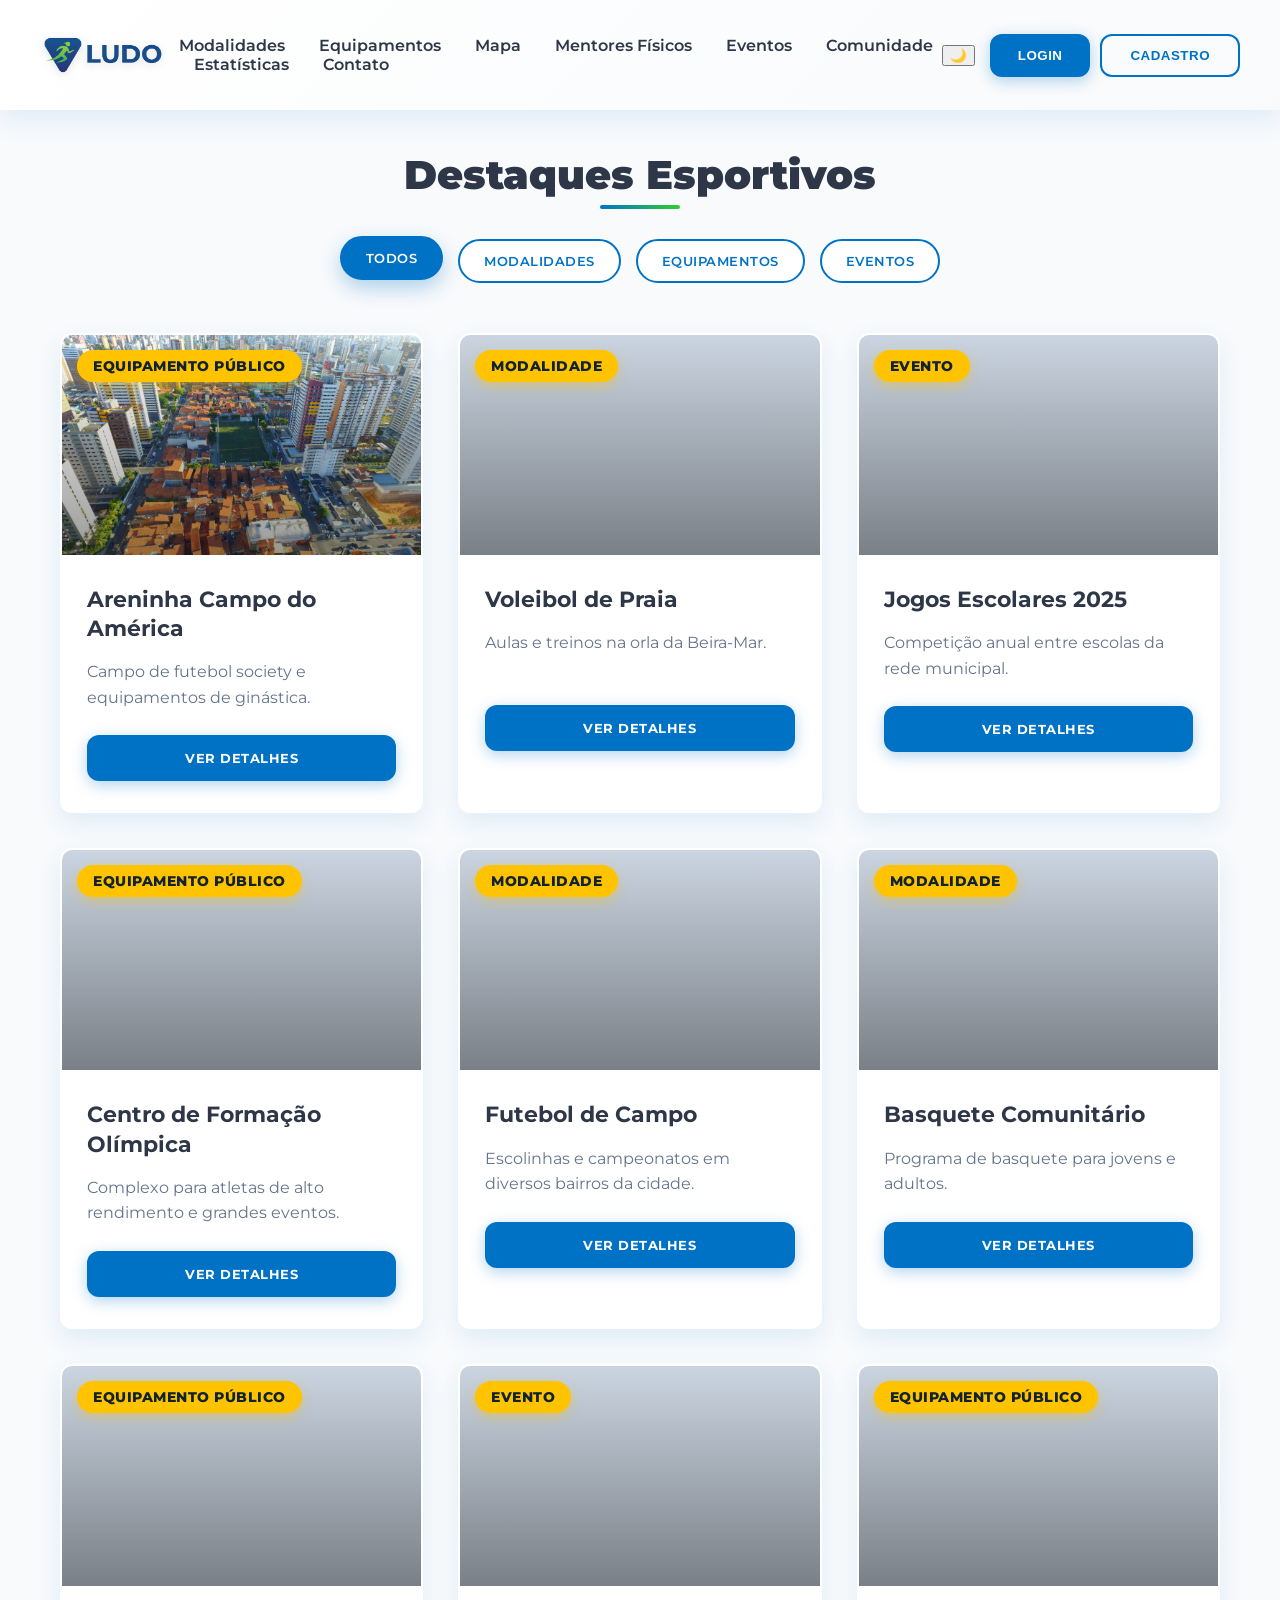
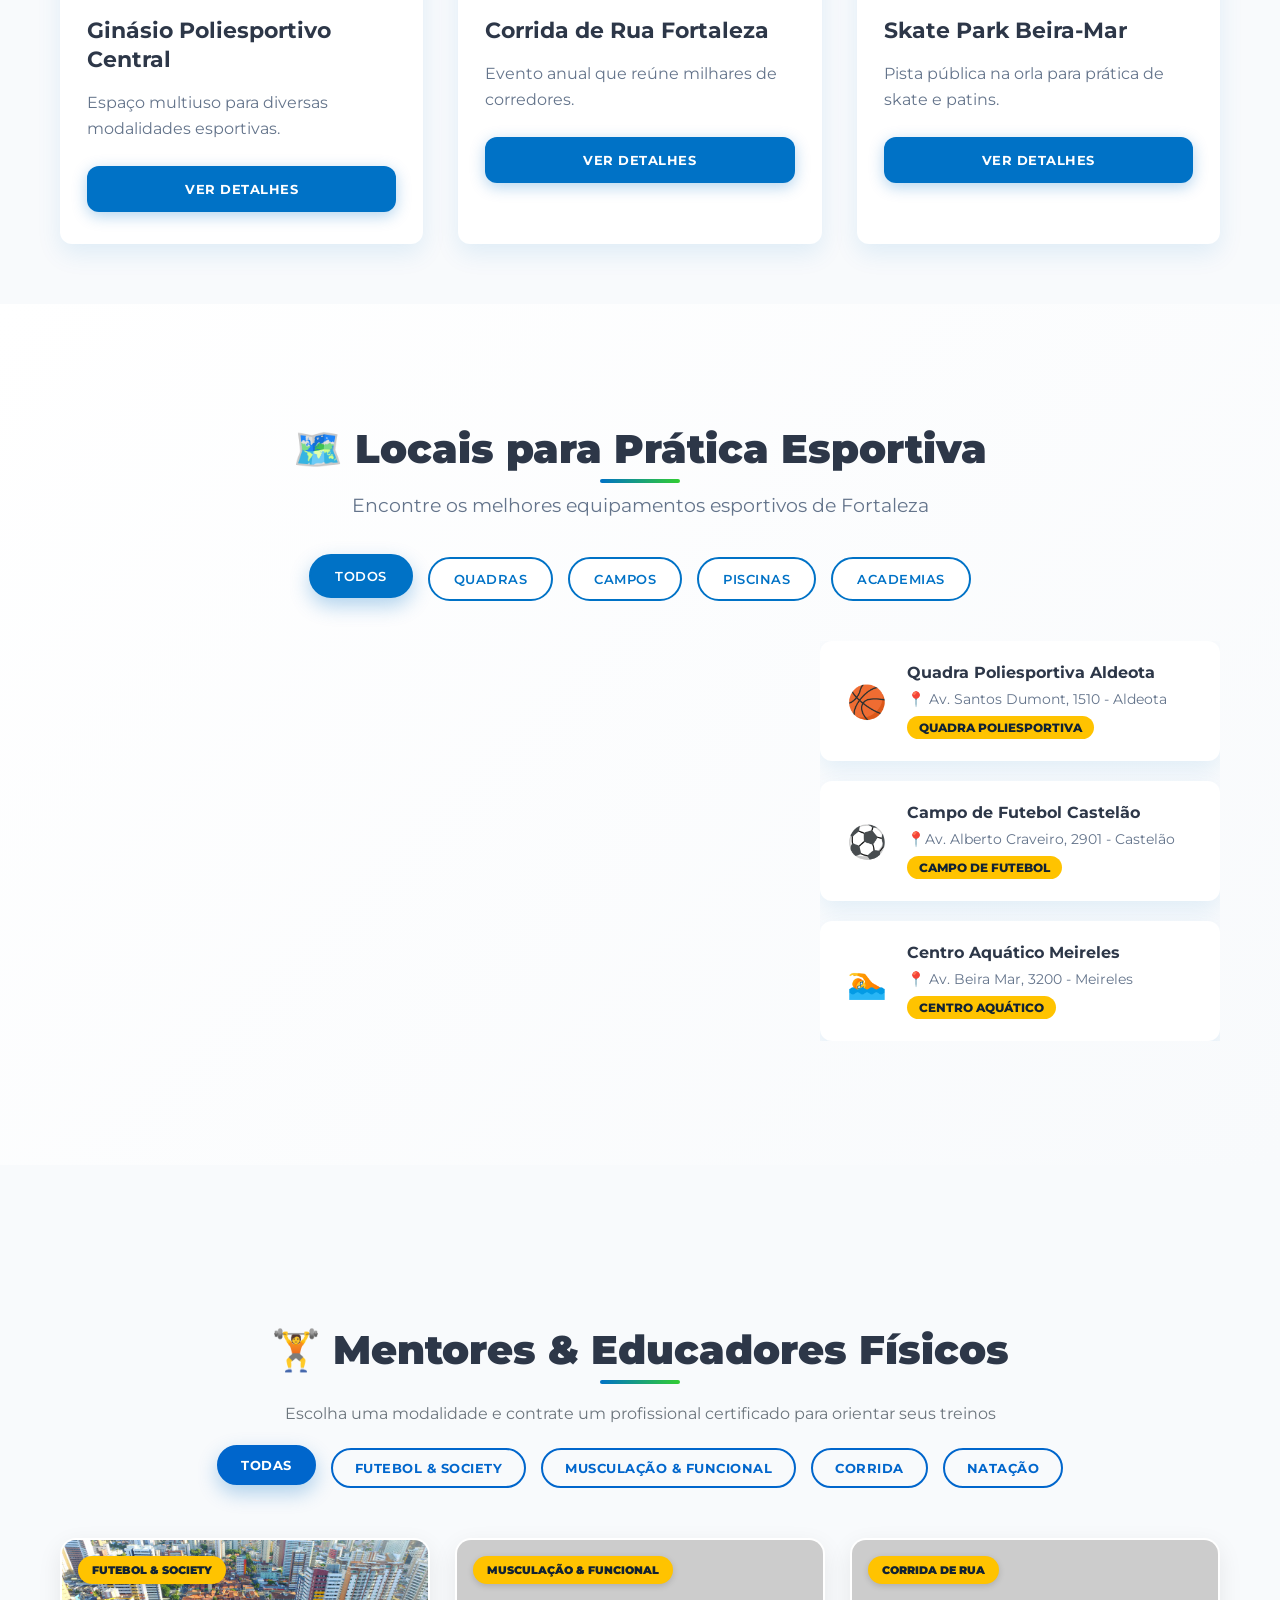
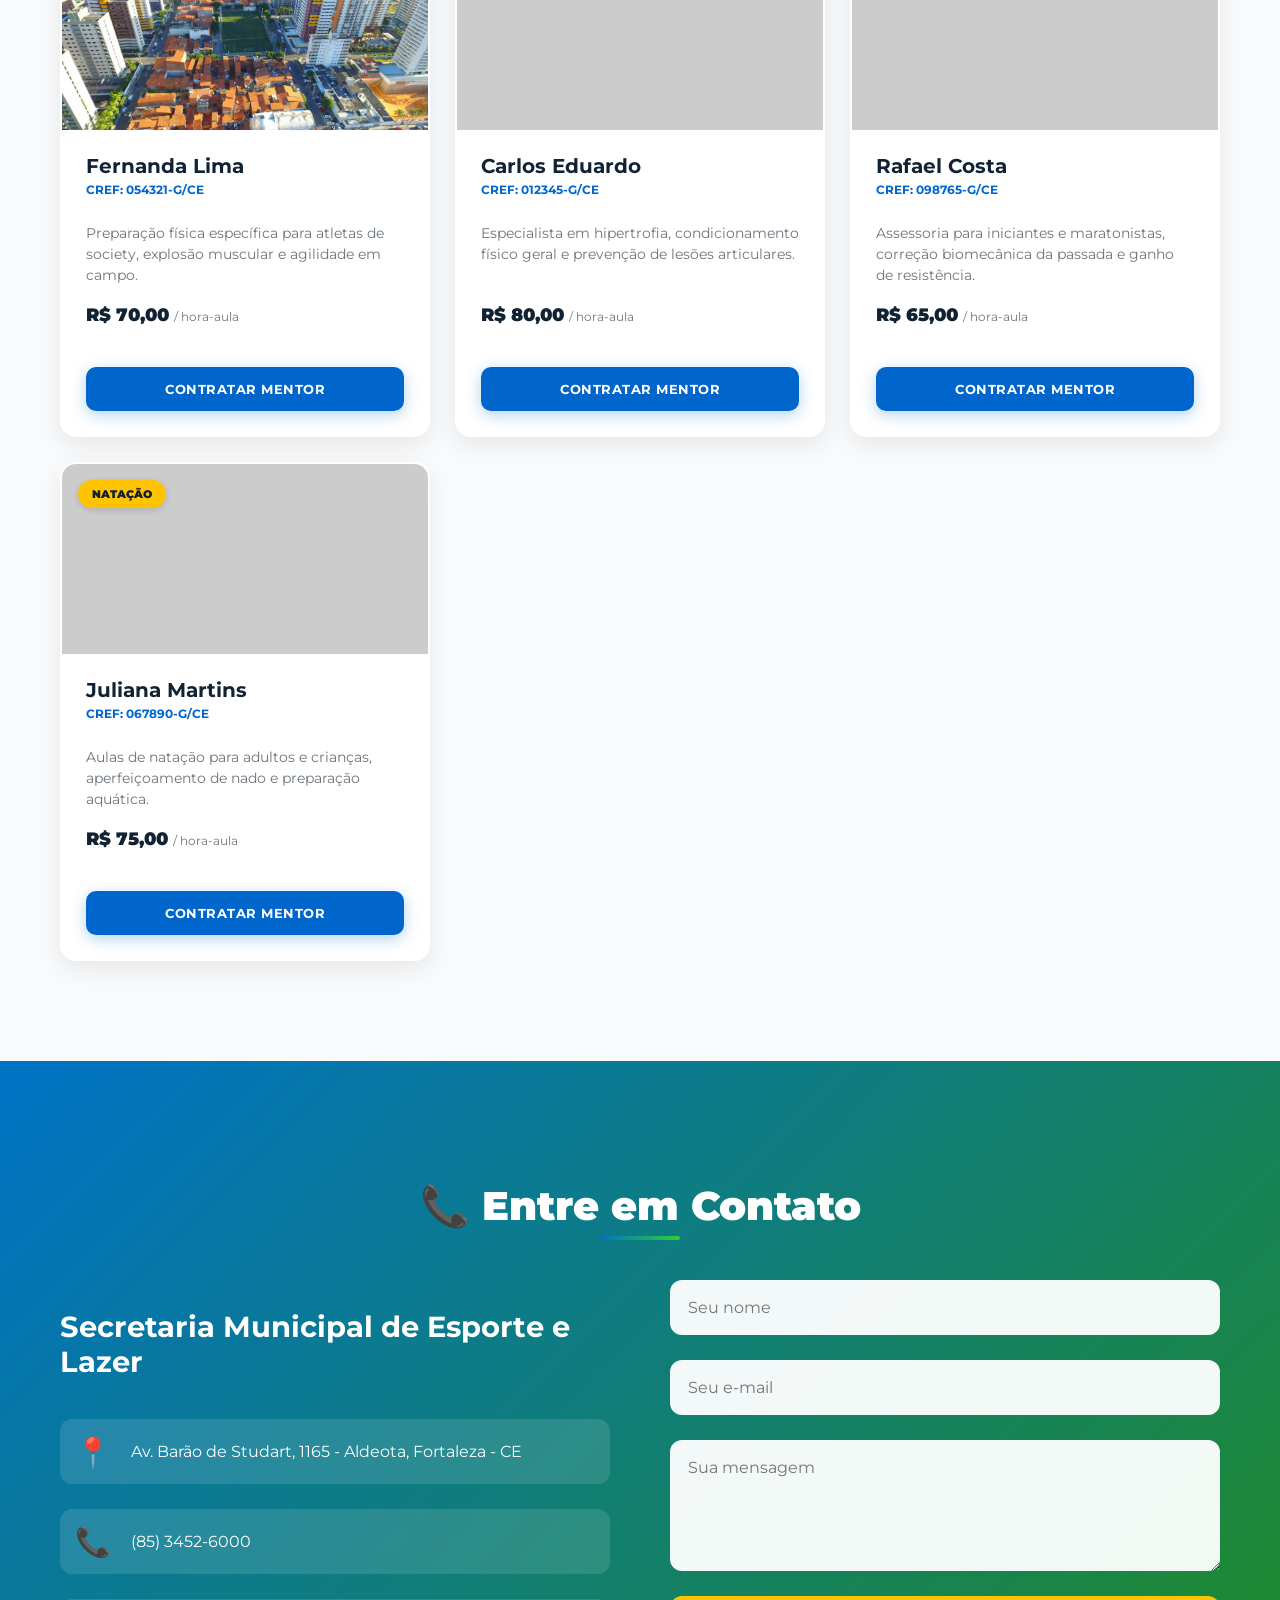
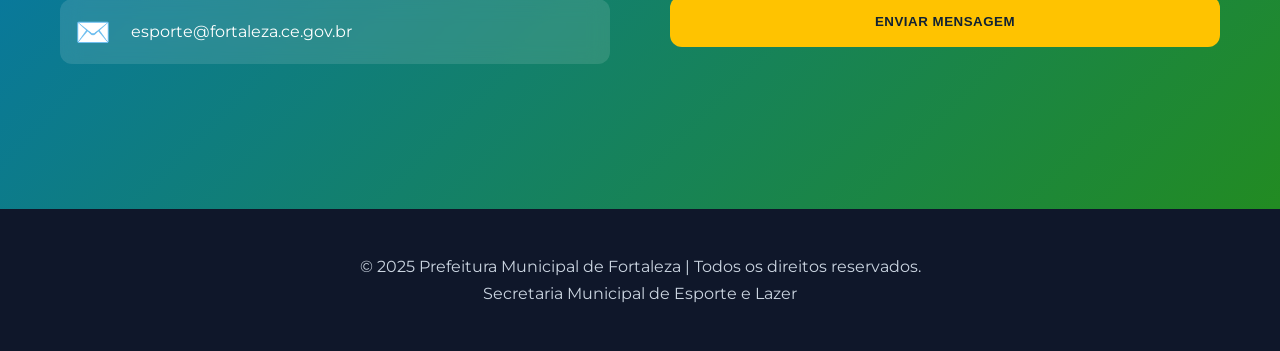
<file: ludo-front-main/ludo-front-main/index.html>
<!DOCTYPE html>
<html lang="pt-BR">
<head>
    <meta charset="UTF-8">
    <meta name="viewport" content="width=device-width, initial-scale=1.0">
    <link rel="shortcut icon" href="logo.ico" type="image/x-icon">
    <title>Sistema de Gestão Esportiva - Fortaleza</title>
    
    <link rel="stylesheet" href="style.css">

    <link rel="preconnect" href="https://fonts.googleapis.com">
    <link rel="preconnect" href="https://fonts.gstatic.com" crossorigin>
    <link href="https://fonts.googleapis.com/css2?family=Montserrat:wght@400;700;900&display=swap" rel="stylesheet">

    <style>
        html {
            scroll-behavior: smooth;
        }
        .mentores-section {
            padding: 60px 0;
        }
        .mentores-subtitle {
            text-align: center;
            color: #6c757d;
            margin-top: -10px;
            margin-bottom: 25px;
            font-size: 16px;
        }
        .mentores-grid {
            display: grid;
            grid-template-columns: repeat(auto-fit, minmax(290px, 1fr));
            gap: 25px;
            margin-top: 30px;
        }
        .card-mentor {
            background: #ffffff;
            border-radius: 16px;
            overflow: hidden;
            box-shadow: 0 8px 24px rgba(0, 0, 0, 0.08);
            display: flex;
            flex-direction: column;
            text-align: left;
            transition: transform 0.2s;
        }
        .card-mentor:hover {
            transform: translateY(-5px);
        }
        .topo-card-mentor {
            height: 190px;
            background-color: #cccccc;
            background-size: cover;
            background-position: center;
            padding: 16px;
            position: relative;
        }
        .selo-modalidade {
            background-color: #ffc107;
            color: #112233;
            font-weight: 900;
            font-size: 11px;
            padding: 7px 14px;
            border-radius: 20px;
            display: inline-block;
            box-shadow: 0 2px 6px rgba(0,0,0,0.15);
        }
        .corpo-card-mentor {
            padding: 24px;
            display: flex;
            flex-direction: column;
            flex-grow: 1;
        }
        .corpo-card-mentor h3 {
            margin: 0 0 4px 0;
            color: #112233;
            font-size: 20px;
            font-weight: 700;
        }
        .registro-cref {
            font-size: 12px;
            color: #0066cc;
            font-weight: 700;
            margin-bottom: 12px;
        }
        .corpo-card-mentor p {
            color: #6c757d;
            font-size: 14px;
            line-height: 1.5;
            margin-bottom: 18px;
            flex-grow: 1;
        }
        .preco-mentor {
            font-size: 18px;
            font-weight: 900;
            color: #112233;
            margin-bottom: 16px;
        }
        .preco-mentor span {
            font-size: 12px;
            font-weight: 400;
            color: #6c757d;
        }
        .btn-contratar {
            background-color: #0066cc;
            color: #ffffff;
            border: none;
            padding: 14px;
            border-radius: 10px;
            font-family: 'Montserrat', sans-serif;
            font-weight: 700;
            font-size: 13px;
            cursor: pointer;
            transition: background 0.3s;
        }
        .btn-contratar:hover {
            background-color: #004c99;
        }
        .mentor-filter-btn {
            padding: 10px 22px;
            border: 2px solid #0066cc;
            background: transparent;
            color: #0066cc;
            border-radius: 25px;
            font-family: 'Montserrat', sans-serif;
            font-weight: 700;
            cursor: pointer;
            transition: 0.3s;
        }
        .mentor-filter-btn.active, .mentor-filter-btn:hover {
            background: #0066cc;
            color: #ffffff;
        }
    </style>
</head>

<body>

    <header class="app-header">
        <img src="logos/nome-ludo-lateral-corte-menor.png" alt="Logo" class="header-logo">
        <nav>
            <a href="#catalogo">Modalidades</a>
            <a href="#equipamentos">Equipamentos</a>
            <a href="#mapa">Mapa</a>
            <a href="#mentores">Mentores Físicos</a>
            <a href="eventos.html">Eventos</a>
            <a href="comunidade.html">Comunidade</a>
            <a href="#estatisticas">Estatísticas</a>
            <a href="#contato">Contato</a>
        </nav>
        <div class="header-controls">
            <button class="theme-button" onclick="toggleTheme()" id="themeBtn"></button>
            <div class="auth-buttons">
                <button class="login-button" onclick="window.location.href='login/login.html'">Login</button>
                <button class="register-button" onclick="window.location.href='registro/registro.html'">Cadastro</button>
            </div>
        </div>
    </header>

    <main class="content-container" id="catalogo">
        <h2>Destaques Esportivos</h2>
        
        <!-- Filtros -->
        <div class="filter-container">
            <button class="filter-btn active" data-filter="all">Todos</button>
            <button class="filter-btn" data-filter="Modalidade">Modalidades</button>
            <button class="filter-btn" data-filter="Equipamento Público">Equipamentos</button>
            <button class="filter-btn" data-filter="Evento">Eventos</button>
        </div>
        
        <div class="card-grid">
        </div>
    </main>

    <!-- Seção do Mapa -->
    <section class="map-section" id="mapa">
        <div class="content-container">
            <h2>🗺️ Locais para Prática Esportiva</h2>
            <p>Encontre os melhores equipamentos esportivos de Fortaleza</p>
            
            <div class="map-filters">
                <button class="map-filter-btn active" data-type="todos">Todos</button>
                <button class="map-filter-btn" data-type="quadra">Quadras</button>
                <button class="map-filter-btn" data-type="campo">Campos</button>
                <button class="map-filter-btn" data-type="piscina">Piscinas</button>
                <button class="map-filter-btn" data-type="academia">Academias</button>
            </div>
            
            <div class="map-container">
                <div id="mapa-interativo">
                    <iframe 
                        src="https://www.google.com/maps/embed?pb=!1m18!1m12!1m3!1d253840.65647175406!2d-38.68551!3d-3.71722!2m3!1f0!2f0!3f0!3m2!1i1024!2i768!4f13.1!3m3!1m2!1s0x7c748c0d80e2b4b%3A0x7b1b1b1b1b1b1b1b!2sFortaleza%2C%20CE!5e0!3m2!1spt-BR!2sbr!4v1642000000000!5m2!1spt-BR!2sbr" 
                        width="100%" 
                        height="400" 
                        style="border:0;border-radius:10px;" 
                        allowfullscreen="" 
                        loading="lazy" 
                        referrerpolicy="no-referrer-when-downgrade">
                    </iframe>
                </div>
                
                <div class="locations-list">
                    <div class="location-card" data-type="quadra">
                        <div class="location-icon">🏀</div>
                        <div class="location-info">
                            <h4>Quadra Poliesportiva Aldeota</h4>
                            <p>📍 Av. Santos Dumont, 1510 - Aldeota</p>
                            <span class="location-type">Quadra Poliesportiva</span>
                        </div>
                    </div>
                    
                    <div class="location-card" data-type="campo">
                        <div class="location-icon">⚽</div>
                        <div class="location-info">
                            <h4>Campo de Futebol Castelão</h4>
                            <p>📍Av. Alberto Craveiro, 2901 - Castelão</p>
                            <span class="location-type">Campo de Futebol</span>
                        </div>
                    </div>
                    
                    <div class="location-card" data-type="piscina">
                        <div class="location-icon">🏊</div>
                        <div class="location-info">
                            <h4>Centro Aquático Meireles</h4>
                            <p>📍 Av. Beira Mar, 3200 - Meireles</p>
                            <span class="location-type">Centro Aquático</span>
                        </div>
                    </div>
                    
                    <div class="location-card" data-type="academia">
                        <div class="location-icon">💪</div>
                        <div class="location-info">
                            <h4>Academia ao Ar Livre Iracema</h4>
                            <p>📍 Av. Beira Mar, 1782 - Meireles</p>
                            <span class="location-type">Academia Pública</span>
                        </div>
                    </div>
                    
                    <div class="location-card" data-type="quadra">
                        <div class="location-icon">🏐</div>
                        <div class="location-info">
                            <h4>Quadra de Vôlei Praia do Futuro</h4>
                            <p>📍 Av. Zezé Diogo - Praia do Futuro</p>
                            <span class="location-type">Quadra de Vôlei</span>
                        </div>
                    </div>
                    
                    <div class="location-card" data-type="campo">
                        <div class="location-icon">🏃</div>
                        <div class="location-info">
                            <h4>Pista de Atletismo Cocó</h4>
                            <p>📍 Parque do Cocó - Cocó</p>
                            <span class="location-type">Pista de Atletismo</span>
                        </div>
                    </div>
                </div>
            </div>
        </div>
    </section>

    <!-- NOVA SEÇÃO: Mentores Físicos na Tela Inicial -->
    <section class="mentores-section" id="mentores">
        <div class="content-container">
            <h2>🏋️ Mentores & Educadores Físicos</h2>
            <p class="mentores-subtitle">Escolha uma modalidade e contrate um profissional certificado para orientar seus treinos</p>

            <div class="filter-container">
                <button class="mentor-filter-btn active" onclick="filtrarMentoresHome('todos', this)">Todas</button>
                <button class="mentor-filter-btn" onclick="filtrarMentoresHome('futebol', this)">Futebol & Society</button>
                <button class="mentor-filter-btn" onclick="filtrarMentoresHome('musculacao', this)">Musculação & Funcional</button>
                <button class="mentor-filter-btn" onclick="filtrarMentoresHome('corrida', this)">Corrida</button>
                <button class="mentor-filter-btn" onclick="filtrarMentoresHome('natacao', this)">Natação</button>
            </div>

            <div class="mentores-grid">
                <!-- Mentor 1 -->
                <div class="card-mentor" data-modalidade="futebol">
                    <div class="topo-card-mentor" style="background-image: url('imagens/areninha-500.jpg');">
                        <span class="selo-modalidade">FUTEBOL & SOCIETY</span>
                    </div>
                    <div class="corpo-card-mentor">
                        <h3>Fernanda Lima</h3>
                        <span class="registro-cref">CREF: 054321-G/CE</span>
                        <p>Preparação física específica para atletas de society, explosão muscular e agilidade em campo.</p>
                        <div class="preco-mentor">R$ 70,00 <span>/ hora-aula</span></div>
                        <button class="btn-contratar" onclick="contratarMentorHome('Fernanda Lima', 'Futebol & Society')">CONTRATAR MENTOR</button>
                    </div>
                </div>

                <!-- Mentor 2 -->
                <div class="card-mentor" data-modalidade="musculacao">
                    <div class="topo-card-mentor" style="background-image: url('https://images.unsplash.com/photo-1567013127542-490d757e51fc?auto=format&fit=crop&w=500&q=80');">
                        <span class="selo-modalidade">MUSCULAÇÃO & FUNCIONAL</span>
                    </div>
                    <div class="corpo-card-mentor">
                        <h3>Carlos Eduardo</h3>
                        <span class="registro-cref">CREF: 012345-G/CE</span>
                        <p>Especialista em hipertrofia, condicionamento físico geral e prevenção de lesões articulares.</p>
                        <div class="preco-mentor">R$ 80,00 <span>/ hora-aula</span></div>
                        <button class="btn-contratar" onclick="contratarMentorHome('Carlos Eduardo', 'Musculação & Funcional')">CONTRATAR MENTOR</button>
                    </div>
                </div>

                <!-- Mentor 3 -->
                <div class="card-mentor" data-modalidade="corrida">
                    <div class="topo-card-mentor" style="background-image: url('https://images.unsplash.com/photo-1552674605-db6ffd4facb5?auto=format&fit=crop&w=500&q=80');">
                        <span class="selo-modalidade">CORRIDA DE RUA</span>
                    </div>
                    <div class="corpo-card-mentor">
                        <h3>Rafael Costa</h3>
                        <span class="registro-cref">CREF: 098765-G/CE</span>
                        <p>Assessoria para iniciantes e maratonistas, correção biomecânica da passada e ganho de resistência.</p>
                        <div class="preco-mentor">R$ 65,00 <span>/ hora-aula</span></div>
                        <button class="btn-contratar" onclick="contratarMentorHome('Rafael Costa', 'Corrida de Rua')">CONTRATAR MENTOR</button>
                    </div>
                </div>

                <!-- Mentor 4 -->
                <div class="card-mentor" data-modalidade="natacao">
                    <div class="topo-card-mentor" style="background-image: url('https://images.unsplash.com/photo-1530549387789-4c1017266635?auto=format&fit=crop&w=500&q=80');">
                        <span class="selo-modalidade">NATAÇÃO</span>
                    </div>
                    <div class="corpo-card-mentor">
                        <h3>Juliana Martins</h3>
                        <span class="registro-cref">CREF: 067890-G/CE</span>
                        <p>Aulas de natação para adultos e crianças, aperfeiçoamento de nado e preparação aquática.</p>
                        <div class="preco-mentor">R$ 75,00 <span>/ hora-aula</span></div>
                        <button class="btn-contratar" onclick="contratarMentorHome('Juliana Martins', 'Natação')">CONTRATAR MENTOR</button>
                    </div>
                </div>
            </div>
        </div>
    </section>

    <!-- Seção de Contato -->
    <section class="contact-section" id="contato">
        <div class="content-container">
            <h2>📞 Entre em Contato</h2>
            <div class="contact-grid">
                <div class="contact-info">
                    <h3>Secretaria Municipal de Esporte e Lazer</h3>
                    <div class="contact-item">
                        <span class="contact-icon">📍</span>
                        <p>Av. Barão de Studart, 1165 - Aldeota, Fortaleza - CE</p>
                    </div>
                    <div class="contact-item">
                        <span class="contact-icon">📞</span>
                        <p>(85) 3452-6000</p>
                    </div>
                    <div class="contact-item">
                        <span class="contact-icon">✉️</span>
                        <p>esporte@fortaleza.ce.gov.br</p>
                    </div>
                </div>
                <form class="contact-form">
                    <input type="text" placeholder="Seu nome" required>
                    <input type="email" placeholder="Seu e-mail" required>
                    <textarea placeholder="Sua mensagem" rows="5" required></textarea>
                    <button type="submit">Enviar Mensagem</button>
                </form>
            </div>
        </div>
    </section>

    <footer class="app-footer">
        <p>© 2025 Prefeitura Municipal de Fortaleza | Todos os direitos reservados.</p>
        <p>Secretaria Municipal de Esporte e Lazer</p>
    </footer>

    <script src="script.js"></script>
    <script>
        function filtrarMentoresHome(modalidade, botaoClicado) {
            document.querySelectorAll('.mentor-filter-btn').forEach(btn => btn.classList.remove('active'));
            botaoClicado.classList.add('active');

            document.querySelectorAll('.card-mentor').forEach(card => {
                const mod = card.getAttribute('data-modalidade');
                card.style.display = (modalidade === 'todos' || mod === modalidade) ? 'flex' : 'none';
            });
        }

        function contratarMentorHome(nome, modalidade) {
            alert(`Solicitação enviada! Você escolheu o(a) educador(a) físico(a) ${nome} para a modalidade ${modalidade}.`);
        }
    </script>
</body>
</html>
</file>
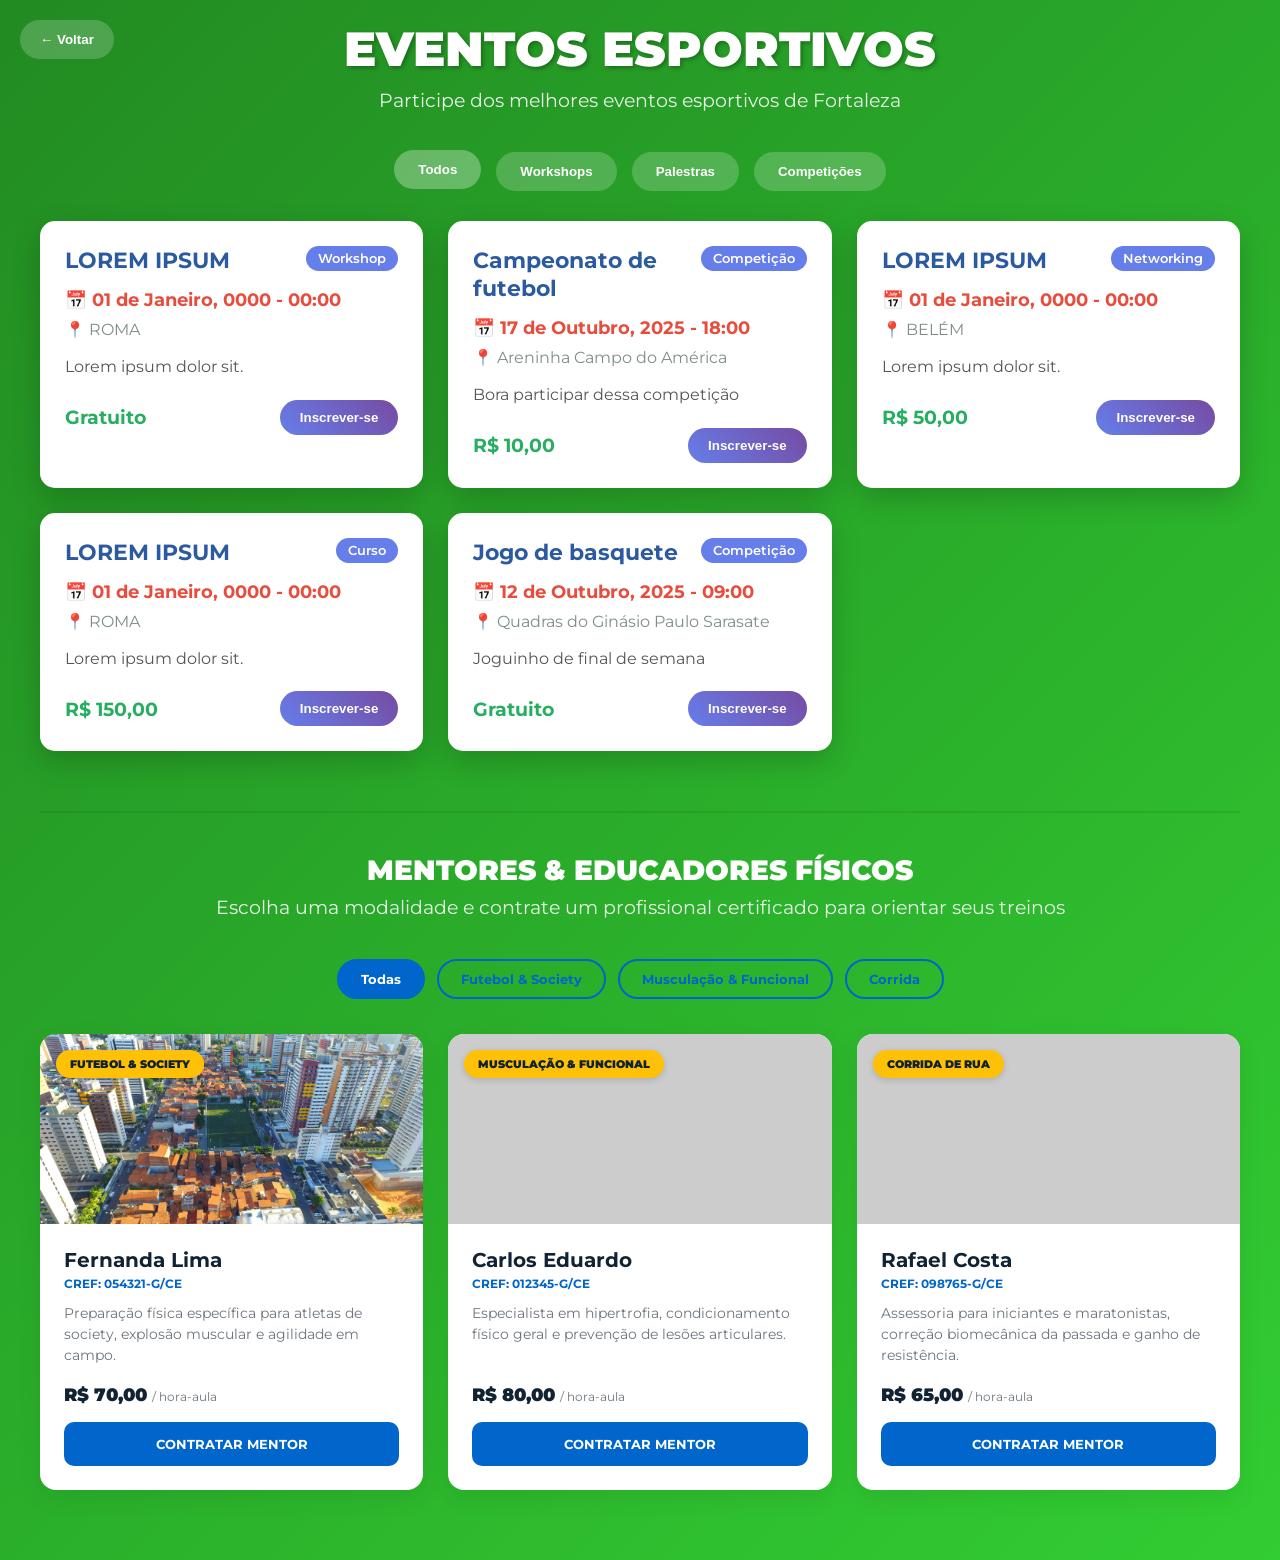
<file: ludo-front-main/ludo-front-main/eventos.html>
<!DOCTYPE html>
<html lang="pt-BR">
<head>
    <meta charset="UTF-8">
    <meta name="viewport" content="width=device-width, initial-scale=1.0">
    <link rel="shortcut icon" href="logo.ico" type="image/x-icon">
    <title>Eventos - Sistema de Gestão Esportiva</title>
    <link rel="stylesheet" href="eventos.css">
    <link rel="preconnect" href="https://fonts.googleapis.com">
    <link rel="preconnect" href="https://fonts.gstatic.com" crossorigin>
    <link href="https://fonts.googleapis.com/css2?family=Montserrat:wght@400;700;900&display=swap" rel="stylesheet">
    
    <style>
        /* Estilos da Seção de Mentores integrados ao padrão Montserrat */
        .secao-mentores {
            margin-top: 60px;
            padding-top: 40px;
            border-top: 2px solid rgba(0, 0, 0, 0.08);
            font-family: 'Montserrat', sans-serif;
        }
        .secao-mentores .header h2 {
            font-size: 28px;
            font-weight: 900;
            text-transform: uppercase;
            margin-bottom: 8px;
        }
        .mentores-filter-buttons {
            display: flex;
            justify-content: center;
            flex-wrap: wrap;
            gap: 12px;
            margin: 25px 0 35px 0;
        }
        .mentor-filter-btn {
            padding: 10px 22px;
            border: 2px solid #0066cc;
            background: transparent;
            color: #0066cc;
            border-radius: 25px;
            font-family: 'Montserrat', sans-serif;
            font-weight: 700;
            cursor: pointer;
            transition: 0.3s;
        }
        .mentor-filter-btn.active, .mentor-filter-btn:hover {
            background: #0066cc;
            color: #ffffff;
        }
        .mentores-grid {
            display: grid;
            grid-template-columns: repeat(auto-fit, minmax(290px, 1fr));
            gap: 25px;
            margin-bottom: 50px;
        }
        .card-mentor {
            background: #ffffff;
            border-radius: 16px;
            overflow: hidden;
            box-shadow: 0 8px 24px rgba(0, 0, 0, 0.08);
            display: flex;
            flex-direction: column;
            text-align: left;
            transition: transform 0.2s;
        }
        .card-mentor:hover {
            transform: translateY(-5px);
        }
        .topo-card-mentor {
            height: 190px;
            background-color: #cccccc;
            background-size: cover;
            background-position: center;
            padding: 16px;
            position: relative;
        }
        .selo-modalidade {
            background-color: #ffc107;
            color: #112233;
            font-weight: 900;
            font-size: 11px;
            padding: 7px 14px;
            border-radius: 20px;
            display: inline-block;
            box-shadow: 0 2px 6px rgba(0,0,0,0.15);
        }
        .corpo-card-mentor {
            padding: 24px;
            display: flex;
            flex-direction: column;
            flex-grow: 1;
        }
        .corpo-card-mentor h3 {
            margin: 0 0 4px 0;
            color: #112233;
            font-size: 20px;
            font-weight: 700;
        }
        .registro-cref {
            font-size: 12px;
            color: #0066cc;
            font-weight: 700;
            margin-bottom: 12px;
        }
        .corpo-card-mentor p {
            color: #6c757d;
            font-size: 14px;
            line-height: 1.5;
            margin-bottom: 18px;
            flex-grow: 1;
        }
        .preco-mentor {
            font-size: 18px;
            font-weight: 900;
            color: #112233;
            margin-bottom: 16px;
        }
        .preco-mentor span {
            font-size: 12px;
            font-weight: 400;
            color: #6c757d;
        }
        .btn-contratar {
            background-color: #0066cc;
            color: #ffffff;
            border: none;
            padding: 14px;
            border-radius: 10px;
            font-family: 'Montserrat', sans-serif;
            font-weight: 700;
            font-size: 13px;
            cursor: pointer;
            transition: background 0.3s;
        }
        .btn-contratar:hover {
            background-color: #004c99;
        }
    </style>
</head>
<body>
    <button class="back-btn" onclick="voltarPagina()">← Voltar</button>
    
    <div class="container">
        <div class="header">
            <h1>EVENTOS ESPORTIVOS</h1>
            <p>Participe dos melhores eventos esportivos de Fortaleza</p>
        </div>
        
        <div class="filter-buttons">
            <button class="filter-btn active" data-filter="todos">Todos</button>
            <button class="filter-btn" data-filter="workshop">Workshops</button>
            <button class="filter-btn" data-filter="palestra">Palestras</button>
            <button class="filter-btn" data-filter="competição">Competições</button>
        </div>
        
        <div class="eventos-grid">
            <!-- Eventos serão carregados via JavaScript -->
        </div>
        <div class="card-grid">
        </div>

        <!-- NOVA SEÇÃO: MENTORES E EDUCADORES FÍSICOS -->
        <div class="secao-mentores">
            <div class="header">
                <h2>MENTORES & EDUCADORES FÍSICOS</h2>
                <p>Escolha uma modalidade e contrate um profissional certificado para orientar seus treinos</p>
            </div>

            <div class="mentores-filter-buttons">
                <button class="mentor-filter-btn active" onclick="filtrarMentores('todos', this)">Todas</button>
                <button class="mentor-filter-btn" onclick="filtrarMentores('futebol', this)">Futebol & Society</button>
                <button class="mentor-filter-btn" onclick="filtrarMentores('musculacao', this)">Musculação & Funcional</button>
                <button class="mentor-filter-btn" onclick="filtrarMentores('corrida', this)">Corrida</button>
            </div>

            <div class="mentores-grid">
                <!-- Mentor 1 -->
                <div class="card-mentor" data-modalidade="futebol">
                    <div class="topo-card-mentor" style="background-image: url('imagens/areninha-500.jpg');">
                        <span class="selo-modalidade">FUTEBOL & SOCIETY</span>
                    </div>
                    <div class="corpo-card-mentor">
                        <h3>Fernanda Lima</h3>
                        <span class="registro-cref">CREF: 054321-G/CE</span>
                        <p>Preparação física específica para atletas de society, explosão muscular e agilidade em campo.</p>
                        <div class="preco-mentor">R$ 70,00 <span>/ hora-aula</span></div>
                        <button class="btn-contratar" onclick="contratarMentor('Fernanda Lima', 'Futebol & Society')">CONTRATAR MENTOR</button>
                    </div>
                </div>

                <!-- Mentor 2 -->
                <div class="card-mentor" data-modalidade="musculacao">
                    <div class="topo-card-mentor" style="background-image: url('https://images.unsplash.com/photo-1567013127542-490d757e51fc?auto=format&fit=crop&w=500&q=80');">
                        <span class="selo-modalidade">MUSCULAÇÃO & FUNCIONAL</span>
                    </div>
                    <div class="corpo-card-mentor">
                        <h3>Carlos Eduardo</h3>
                        <span class="registro-cref">CREF: 012345-G/CE</span>
                        <p>Especialista em hipertrofia, condicionamento físico geral e prevenção de lesões articulares.</p>
                        <div class="preco-mentor">R$ 80,00 <span>/ hora-aula</span></div>
                        <button class="btn-contratar" onclick="contratarMentor('Carlos Eduardo', 'Musculação & Funcional')">CONTRATAR MENTOR</button>
                    </div>
                </div>

                <!-- Mentor 3 -->
                <div class="card-mentor" data-modalidade="corrida">
                    <div class="topo-card-mentor" style="background-image: url('https://images.unsplash.com/photo-1552674605-db6ffd4facb5?auto=format&fit=crop&w=500&q=80');">
                        <span class="selo-modalidade">CORRIDA DE RUA</span>
                    </div>
                    <div class="corpo-card-mentor">
                        <h3>Rafael Costa</h3>
                        <span class="registro-cref">CREF: 098765-G/CE</span>
                        <p>Assessoria para iniciantes e maratonistas, correção biomecânica da passada e ganho de resistência.</p>
                        <div class="preco-mentor">R$ 65,00 <span>/ hora-aula</span></div>
                        <button class="btn-contratar" onclick="contratarMentor('Rafael Costa', 'Corrida de Rua')">CONTRATAR MENTOR</button>
                    </div>
                </div>
            </div>
        </div>
        <!-- FIM DA SEÇÃO DE MENTORES -->

    </div>
    
    <script src="eventos.js"></script>
    <script>
        function filtrarMentores(modalidade, botaoClicado) {
            document.querySelectorAll('.mentor-filter-btn').forEach(btn => btn.classList.remove('active'));
            botaoClicado.classList.add('active');

            document.querySelectorAll('.card-mentor').forEach(card => {
                const mod = card.getAttribute('data-modalidade');
                card.style.display = (modalidade === 'todos' || mod === modalidade) ? 'flex' : 'none';
            });
        }

        function contratarMentor(nome, modalidade) {
            alert(`Você selecionou o(a) educador(a) físico(a) ${nome} para a modalidade ${modalidade}!`);
        }
    </script>
</body>
</html>
</file>
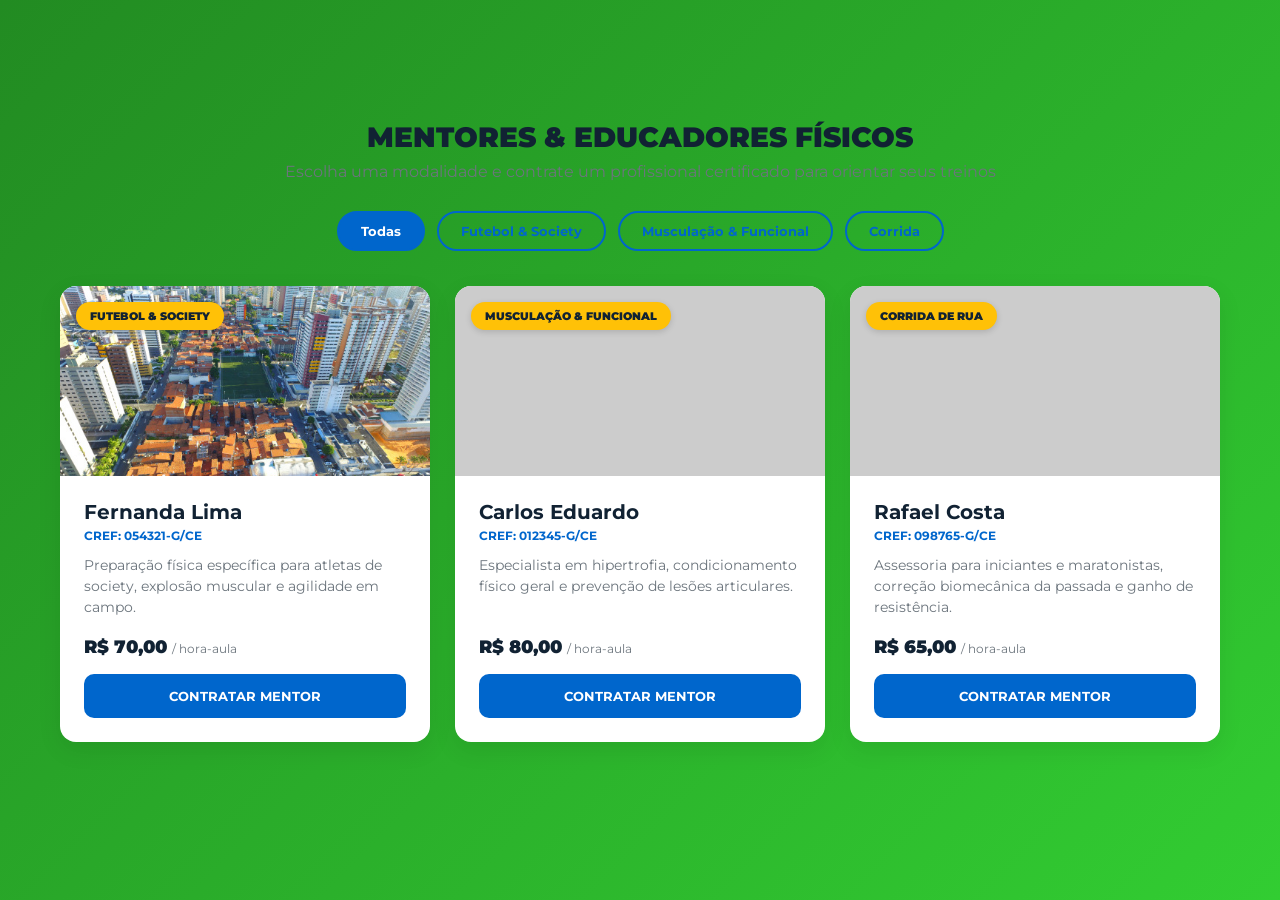
<file: ludo-front-main/ludo-front-main/mentores.html>
<!DOCTYPE html>
<html lang="pt-BR">
<head>
    <meta charset="UTF-8">
    <meta name="viewport" content="width=device-width, initial-scale=1.0">
    <link rel="shortcut icon" href="logo.ico" type="image/x-icon">
    <title>Eventos - Sistema de Gestão Esportiva</title>
    <link rel="stylesheet" href="eventos.css">
    <link rel="preconnect" href="https://fonts.googleapis.com">
    <link rel="preconnect" href="https://fonts.gstatic.com" crossorigin>
    <link href="https://fonts.googleapis.com/css2?family=Montserrat:wght@400;700;900&display=swap" rel="stylesheet">
    
<!-- SEÇÃO DE MENTORES NA PÁGINA INICIAL -->
<style>
    html {
        scroll-behavior: smooth; /* Faz a página deslizar suavemente ao clicar na aba */
    }
    .secao-mentores-home {
        max-width: 1200px;
        margin: 60px auto;
        padding: 40px 20px;
        font-family: 'Montserrat', sans-serif;
    }
    .cabecalho-mentores-home {
        text-align: center;
        margin-bottom: 30px;
    }
    .cabecalho-mentores-home h2 {
        font-size: 28px;
        font-weight: 900;
        color: #112233;
        text-transform: uppercase;
        margin-bottom: 8px;
    }
    .cabecalho-mentores-home p {
        color: #6c757d;
        font-size: 16px;
    }
    .mentores-filter-buttons {
        display: flex;
        justify-content: center;
        flex-wrap: wrap;
        gap: 12px;
        margin: 25px 0 35px 0;
    }
    .mentor-filter-btn {
        padding: 10px 22px;
        border: 2px solid #0066cc;
        background: transparent;
        color: #0066cc;
        border-radius: 25px;
        font-family: 'Montserrat', sans-serif;
        font-weight: 700;
        cursor: pointer;
        transition: 0.3s;
    }
    .mentor-filter-btn.active, .mentor-filter-btn:hover {
        background: #0066cc;
        color: #ffffff;
    }
    .mentores-grid {
        display: grid;
        grid-template-columns: repeat(auto-fit, minmax(290px, 1fr));
        gap: 25px;
    }
    .card-mentor {
        background: #ffffff;
        border-radius: 16px;
        overflow: hidden;
        box-shadow: 0 8px 24px rgba(0, 0, 0, 0.08);
        display: flex;
        flex-direction: column;
        text-align: left;
        transition: transform 0.2s;
    }
    .card-mentor:hover {
        transform: translateY(-5px);
    }
    .topo-card-mentor {
        height: 190px;
        background-color: #cccccc;
        background-size: cover;
        background-position: center;
        padding: 16px;
        position: relative;
    }
    .selo-modalidade {
        background-color: #ffc107;
        color: #112233;
        font-weight: 900;
        font-size: 11px;
        padding: 7px 14px;
        border-radius: 20px;
        display: inline-block;
        box-shadow: 0 2px 6px rgba(0,0,0,0.15);
    }
    .corpo-card-mentor {
        padding: 24px;
        display: flex;
        flex-direction: column;
        flex-grow: 1;
    }
    .corpo-card-mentor h3 {
        margin: 0 0 4px 0;
        color: #112233;
        font-size: 20px;
        font-weight: 700;
    }
    .registro-cref {
        font-size: 12px;
        color: #0066cc;
        font-weight: 700;
        margin-bottom: 12px;
    }
    .corpo-card-mentor p {
        color: #6c757d;
        font-size: 14px;
        line-height: 1.5;
        margin-bottom: 18px;
        flex-grow: 1;
    }
    .preco-mentor {
        font-size: 18px;
        font-weight: 900;
        color: #112233;
        margin-bottom: 16px;
    }
    .preco-mentor span {
        font-size: 12px;
        font-weight: 400;
        color: #6c757d;
    }
    .btn-contratar {
        background-color: #0066cc;
        color: #ffffff;
        border: none;
        padding: 14px;
        border-radius: 10px;
        font-family: 'Montserrat', sans-serif;
        font-weight: 700;
        font-size: 13px;
        cursor: pointer;
        transition: background 0.3s;
    }
    .btn-contratar:hover {
        background-color: #004c99;
    }
</style>

<!-- O id="mentores" faz a aba do menu rolar até aqui -->
<section id="mentores" class="secao-mentores-home">
    <div class="cabecalho-mentores-home">
        <h2>MENTORES & EDUCADORES FÍSICOS</h2>
        <p>Escolha uma modalidade e contrate um profissional certificado para orientar seus treinos</p>
    </div>

    <div class="mentores-filter-buttons">
        <button class="mentor-filter-btn active" onclick="filtrarMentoresHome('todos', this)">Todas</button>
        <button class="mentor-filter-btn" onclick="filtrarMentoresHome('futebol', this)">Futebol & Society</button>
        <button class="mentor-filter-btn" onclick="filtrarMentoresHome('musculacao', this)">Musculação & Funcional</button>
        <button class="mentor-filter-btn" onclick="filtrarMentoresHome('corrida', this)">Corrida</button>
    </div>

    <div class="mentores-grid">
        <div class="card-mentor" data-modalidade="futebol">
            <div class="topo-card-mentor" style="background-image: url('imagens/areninha-500.jpg');">
                <span class="selo-modalidade">FUTEBOL & SOCIETY</span>
            </div>
            <div class="corpo-card-mentor">
                <h3>Fernanda Lima</h3>
                <span class="registro-cref">CREF: 054321-G/CE</span>
                <p>Preparação física específica para atletas de society, explosão muscular e agilidade em campo.</p>
                <div class="preco-mentor">R$ 70,00 <span>/ hora-aula</span></div>
                <button class="btn-contratar" onclick="contratarMentorHome('Fernanda Lima', 'Futebol & Society')">CONTRATAR MENTOR</button>
            </div>
        </div>

        <div class="card-mentor" data-modalidade="musculacao">
            <div class="topo-card-mentor" style="background-image: url('https://images.unsplash.com/photo-1567013127542-490d757e51fc?auto=format&fit=crop&w=500&q=80');">
                <span class="selo-modalidade">MUSCULAÇÃO & FUNCIONAL</span>
            </div>
            <div class="corpo-card-mentor">
                <h3>Carlos Eduardo</h3>
                <span class="registro-cref">CREF: 012345-G/CE</span>
                <p>Especialista em hipertrofia, condicionamento físico geral e prevenção de lesões articulares.</p>
                <div class="preco-mentor">R$ 80,00 <span>/ hora-aula</span></div>
                <button class="btn-contratar" onclick="contratarMentorHome('Carlos Eduardo', 'Musculação & Funcional')">CONTRATAR MENTOR</button>
            </div>
        </div>

        <div class="card-mentor" data-modalidade="corrida">
            <div class="topo-card-mentor" style="background-image: url('https://images.unsplash.com/photo-1552674605-db6ffd4facb5?auto=format&fit=crop&w=500&q=80');">
                <span class="selo-modalidade">CORRIDA DE RUA</span>
            </div>
            <div class="corpo-card-mentor">
                <h3>Rafael Costa</h3>
                <span class="registro-cref">CREF: 098765-G/CE</span>
                <p>Assessoria para iniciantes e maratonistas, correção biomecânica da passada e ganho de resistência.</p>
                <div class="preco-mentor">R$ 65,00 <span>/ hora-aula</span></div>
                <button class="btn-contratar" onclick="contratarMentorHome('Rafael Costa', 'Corrida de Rua')">CONTRATAR MENTOR</button>
            </div>
        </div>
    </div>
</section>

<script>
    function filtrarMentoresHome(modalidade, botaoClicado) {
        document.querySelectorAll('.mentor-filter-btn').forEach(btn => btn.classList.remove('active'));
        botaoClicado.classList.add('active');

        document.querySelectorAll('.card-mentor').forEach(card => {
            const mod = card.getAttribute('data-modalidade');
            card.style.display = (modalidade === 'todos' || mod === modalidade) ? 'flex' : 'none';
        });
    }

    function contratarMentorHome(nome, modalidade) {
        alert(`Você selecionou o(a) educador(a) físico(a) ${nome} para a modalidade ${modalidade}!`);
    }
</script>
</body>
</html>
</file>
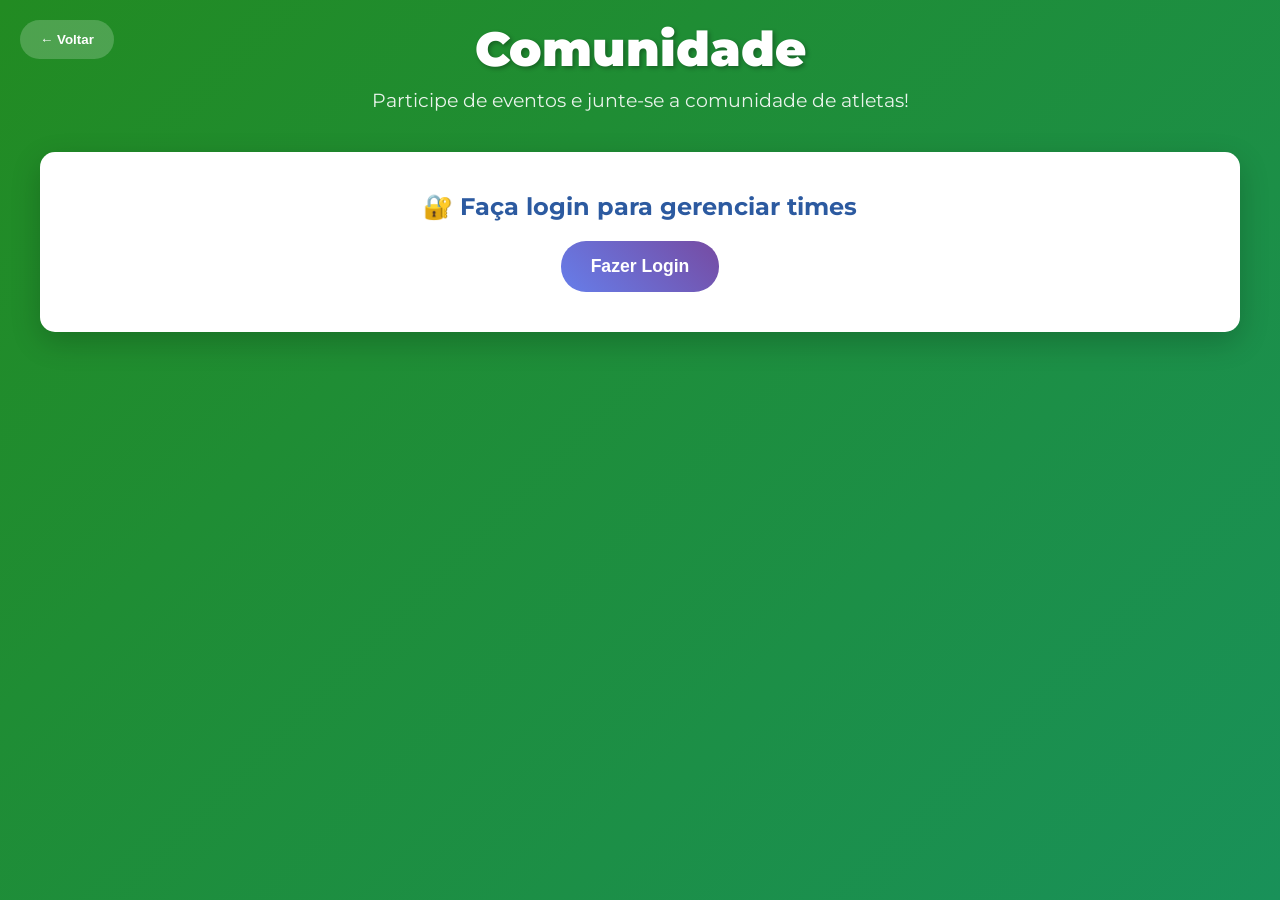
<file: ludo-front-main/ludo-front-main/Comunidade/comunidade.html>
<!DOCTYPE html>
<html lang="pt-BR">
<head>
    <meta charset="UTF-8">
    <meta name="viewport" content="width=device-width, initial-scale=1.0">
    <link rel="shortcut icon" href="logo.ico" type="image/x-icon">
    <title>Gerenciar Comunidades - Sistema Esportivo</title>
    <link rel="stylesheet" href="comunidade.css">
    <link rel="preconnect" href="https://fonts.googleapis.com">
    <link rel="preconnect" href="https://fonts.gstatic.com" crossorigin>
    <link href="https://fonts.googleapis.com/css2?family=Montserrat:wght@400;700;900&display=swap" rel="stylesheet">
</head>
<body>
    <button class="back-btn" onclick="voltarPagina()">← Voltar</button>
    
    <div class="container">
        <div class="header">
            <h1>Comunidade</h1>
            <p>Participe de eventos e junte-se a comunidade de atletas!</p>
        </div>
        
        <div class="user-info" id="userInfo" style="display: none;">
            <span id="welcomeMessage"></span>
            <button class="logout-btn" onclick="logout()">Sair</button>
        </div>
        
        <div class="login-prompt" id="loginPrompt">
            <h3>🔐 Faça login para gerenciar times</h3>
            <button class="login-btn" onclick="redirectToLogin()">Fazer Login</button>
        </div>
        
        <div class="main-content" id="mainContent" style="display: none;">
            <div class="add-team-section">
                <h2>➕ Adicionar Novo Time</h2>
                <form class="team-form" id="teamForm">
                    <div class="form-row">
                        <input type="text" id="teamName" placeholder="Nome do Time" required>
                        <select id="teamSport" required>
                            <option value="">Selecione a Modalidade</option>
                            <option value="futebol">⚽ Futebol</option>
                            <option value="basquete">🏀 Basquete</option>
                            <option value="volei">🏐 Vôlei</option>
                            <option value="futsal">🥅 Futsal</option>
                            <option value="handebol">🤾 Handebol</option>
                            <option value="natacao">🏊 Natação</option>
                            <option value="atletismo">🏃 Atletismo</option>
                            <option value="tenis">🎾 Tênis</option>
                        </select>
                    </div>
                    <div class="form-row">
                        <input type="text" id="teamCategory" placeholder="Categoria (Ex: Sub-15, Adulto)" required>
                        <input type="number" id="maxPlayers" placeholder="Máx. Jogadores" min="5" max="30" required>
                    </div>
                    <textarea id="teamDescription" placeholder="Descrição do time (opcional)" rows="3"></textarea>
                    <button type="submit" class="add-btn">Criar Time</button>
                </form>
            </div>
            
            <div class="teams-section">
                <div class="section-header">
                    <h2>🏆 Meus Times</h2>
                    <div class="filter-buttons">
                        <button class="filter-btn active" data-filter="todos">Todos</button>
                        <button class="filter-btn" data-filter="futebol">Futebol</button>
                        <button class="filter-btn" data-filter="basquete">Basquete</button>
                        <button class="filter-btn" data-filter="volei">Vôlei</button>
                        <button class="filter-btn" data-filter="outros">Outros</button>
                    </div>
                </div>
                
                <div class="teams-grid" id="teamsGrid">
                    <!-- Times serão carregados aqui -->
                </div>
            </div>
        </div>
    </div>
    
    <!-- Modal para adicionar jogadores -->
    <div class="modal" id="playersModal">
        <div class="modal-content">
            <span class="close" onclick="closePlayersModal()">&times;</span>
            <h3>👥 Gerenciar Jogadores</h3>
            <div class="modal-body">
                <div class="add-player-form">
                    <input type="text" id="playerName" placeholder="Nome do Jogador">
                    <input type="text" id="playerPosition" placeholder="Posição">
                    <button onclick="addPlayer()">Adicionar</button>
                </div>
                <div class="players-list" id="playersList">
                    <!-- Lista de jogadores -->
                </div>
            </div>
        </div>
    </div>
    
    <script src="comunidade.js"></script>
</body>
</html>
</file>
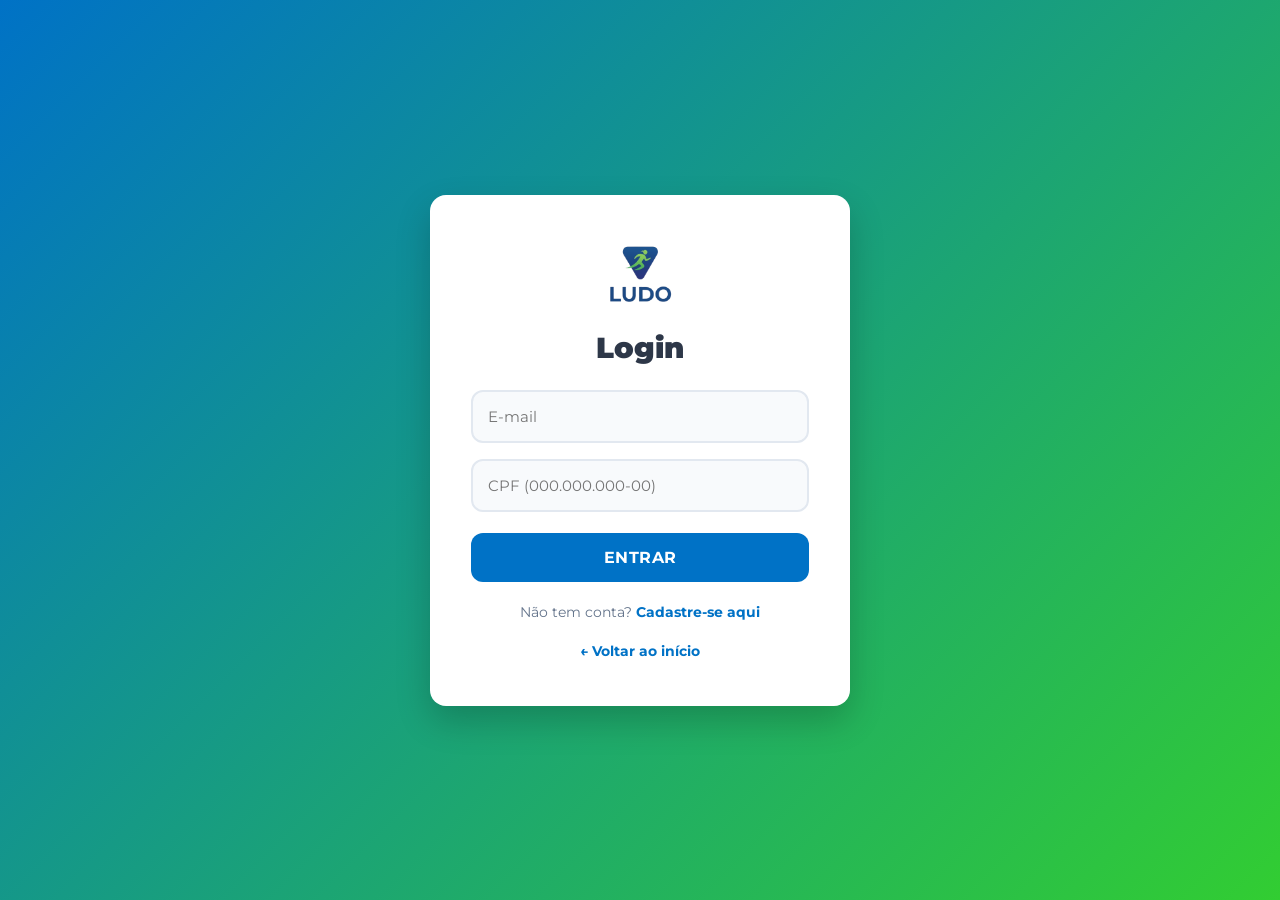
<file: ludo-front-main/ludo-front-main/login/login.html>
<!DOCTYPE html>
<html lang="pt-BR">
<head>
    <meta charset="UTF-8">
    <meta name="viewport" content="width=device-width, initial-scale=1.0">
    <link rel="shortcut icon" href="../logo.ico" type="image/x-icon">
    <title>Login - Sistema Esportivo</title>
    <link rel="stylesheet" href="../style.css">
    <link href="https://fonts.googleapis.com/css2?family=Montserrat:wght@400;700;900&display=swap" rel="stylesheet">
</head>
<body>
    <div class="auth-container">
        <div class="auth-card">
            <img src="../logos/name-ludo-100.png" alt="Logo" class="auth-logo">
            <h2>Login</h2>
            <form class="auth-form" onsubmit="handleLogin(event)">
                <input type="email" id="loginEmail" placeholder="E-mail" required>
                <input type="text" id="loginCpf" placeholder="CPF (000.000.000-00)" maxlength="14" oninput="mascaraCPF(this)" required>
                <button type="submit">Entrar</button>
                <p class="auth-help">Não tem conta? <a href="../registro/registro.html">Cadastre-se aqui</a></p>
                <p class="auth-help"><a href="../index.html">← Voltar ao início</a></p>
            </form>
        </div>
    </div>
    <script src="login.js"></script>
</body>
</html>
</file>
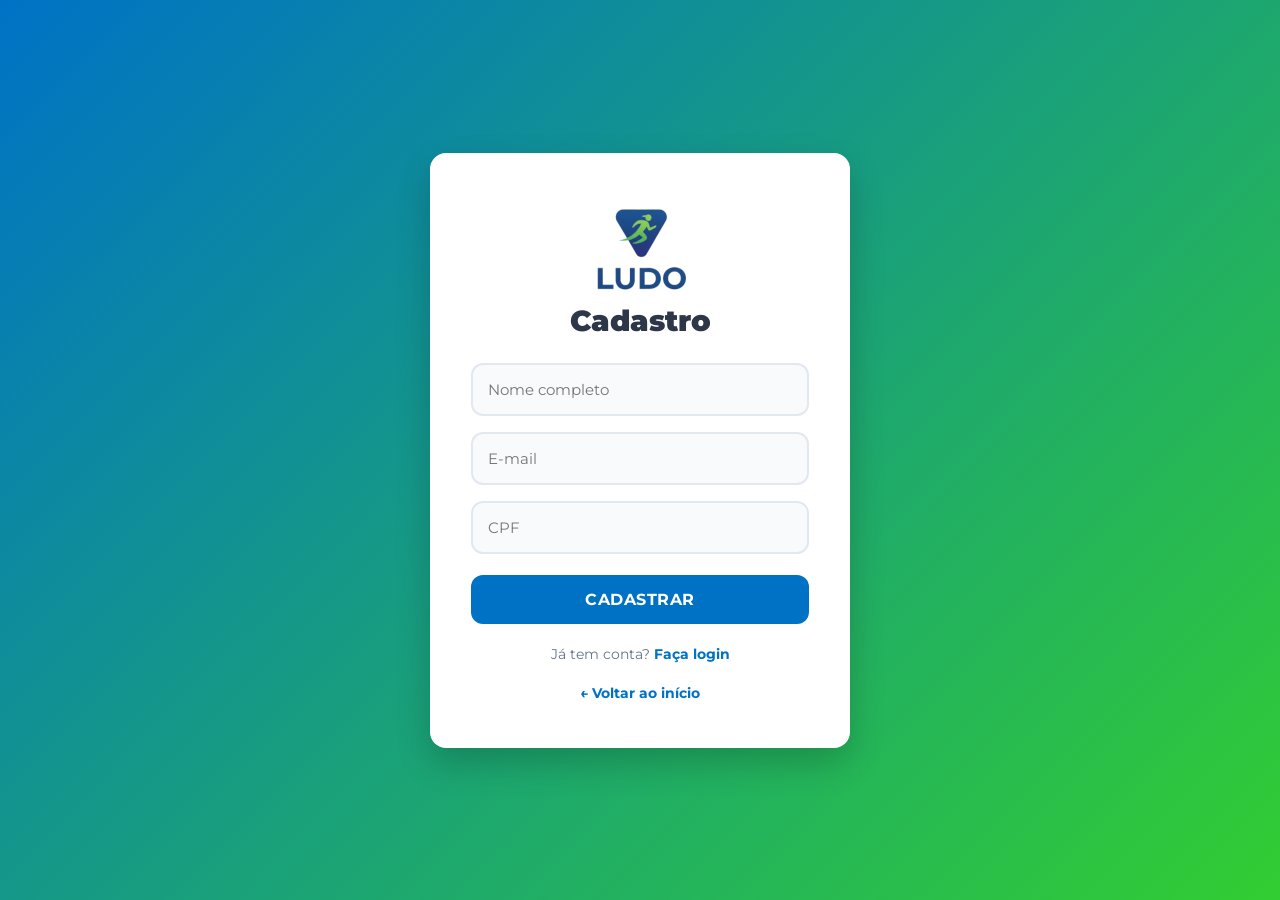
<file: ludo-front-main/ludo-front-main/registro/registro.html>
<!DOCTYPE html>
<html lang="pt-BR">
<head>
    <meta charset="UTF-8">
    <meta name="viewport" content="width=device-width, initial-scale=1.0">
    <link rel="shortcut icon" href="../logo.ico" type="image/x-icon">
    <title>Cadastro - Sistema Esportivo</title>
    <link rel="stylesheet" href="../style.css">
    <link href="https://fonts.googleapis.com/css2?family=Montserrat:wght@400;700;900&display=swap" rel="stylesheet">
</head>
<body>
    <div class="auth-container">
        <div class="auth-card">
            <img src="../logos/nome-ludo-down-100.png" alt="Logo">
            <h2>Cadastro</h2>
            <form class="auth-form" onsubmit="handleRegister(event)">
                <input type="text" id="registerName" placeholder="Nome completo" required>
                <input type="email" id="registerEmail" placeholder="E-mail" required>
                <input type="text" id="registerCpf" placeholder="CPF" required>
                <button type="submit">Cadastrar</button>
                <p class="auth-help">Já tem conta? <a href="../login/login.html">Faça login</a></p>
                <p class="auth-help"><a href="../index.html">← Voltar ao início</a></p>
            </form>
        </div>
    </div>
    <script src="registro.js"></script>
</body>
</html>
</file>
<file: ludo-front-main/ludo-front-main/style.css>
:root {
  --primary-blue: #0072C6;
  --accent-green: #32CD32;
  --accent-yellow: #FFC300;
  --light-background: #F8FAFC;
  --dark-text: #2D3748;
  --white-color: #ffffff;
  --font-family: 'Montserrat', sans-serif;
  --shadow: 0 10px 25px rgba(0,114,198,0.1);
  --border-radius: 12px;
}

/* Variáveis nativas para o Modo Escuro */
body.dark-mode {
  --primary-blue: #38bdf8;
  --accent-green: #22c55e;
  --accent-yellow: #FFC300;
  --light-background: #0f172a;
  --dark-text: #f8fafc;
  --white-color: #1e293b;
  --shadow: 0 10px 25px rgba(0,0,0,0.5);
}

html {
  scroll-behavior: smooth;
}

* {
  box-sizing: border-box;
}

body {
  margin: 0;
  font-family: var(--font-family);
  background-color: var(--light-background);
  color: var(--dark-text);
  transition: background-color 0.3s ease, color 0.3s ease;
}

/* Estilos do Cabeçalho */
.app-header {
  display: flex;
  justify-content: space-between;
  align-items: center;
  padding: 15px 40px;
  background: linear-gradient(135deg, var(--white-color) 0%, var(--light-background) 100%);
  box-shadow: var(--shadow);
  position: sticky;
  top: 0;
  z-index: 100;
  backdrop-filter: blur(10px);
}

.header-logo {
  height: 80px;
  filter: drop-shadow(0 2px 4px rgba(0,0,0,0.1));
}

.logo-text {
  font-size: 1.8rem;
  font-weight: 900;
  color: var(--primary-blue);
  text-shadow: 0 2px 4px rgba(0,114,198,0.2);
}

.app-header nav a {
  margin: 0 15px;
  text-decoration: none;
  color: var(--dark-text);
  font-weight: 600;
  transition: all 0.3s ease;
  position: relative;
  padding: 8px 0;
}

.app-header nav a:hover {
  color: var(--primary-blue);
  transform: translateY(-2px);
}

.app-header nav a::after {
  content: '';
  position: absolute;
  width: 0;
  height: 3px;
  bottom: 0;
  left: 50%;
  background: linear-gradient(90deg, var(--primary-blue), var(--accent-green));
  transition: all 0.3s ease;
  transform: translateX(-50%);
  border-radius: 2px;
}

.app-header nav a:hover::after {
  width: 100%;
}

.login-button {
  padding: 12px 28px;
  background: var(--primary-blue);
  color: #ffffff;
  border: none;
  border-radius: var(--border-radius);
  cursor: pointer;
  font-weight: 700;
  transition: all 0.3s ease;
  box-shadow: 0 4px 15px rgba(0,114,198,0.3);
  text-transform: uppercase;
  letter-spacing: 0.5px;
}

.login-button:hover {
  transform: translateY(-3px);
  box-shadow: 0 8px 25px rgba(0,114,198,0.4);
  background: #005bb5;
}

.auth-buttons {
  display: flex;
  gap: 10px;
}

.register-button {
  padding: 12px 28px;
  background: transparent;
  color: var(--primary-blue);
  border: 2px solid var(--primary-blue);
  border-radius: var(--border-radius);
  cursor: pointer;
  font-weight: 700;
  transition: all 0.3s ease;
  text-transform: uppercase;
  letter-spacing: 0.5px;
}

.register-button:hover {
  background: var(--primary-blue);
  color: #ffffff;
  transform: translateY(-3px);
  box-shadow: 0 8px 25px rgba(0,114,198,0.3);
}

.header-controls {
  display: flex;
  align-items: center;
  gap: 15px;
}


.theme-button:hover {
  transform: translateY(-2px);
  box-shadow: 0 4px 15px rgba(27,176,79,0.3);
}

.football-theme .theme-button {
  background: #0072C6;
}

body.dark-mode .theme-button {
  background: #334155;
  border: 1px solid #475569;
}

/* Estilos do Banner */
.banner-container {
  background: linear-gradient(135deg, var(--primary-blue) 0%, var(--accent-green) 100%);
  color: #ffffff;
  padding: 100px 20px;
  text-align: center;
  position: relative;
  overflow: hidden;
}

.banner-container::before {
  content: '';
  position: absolute;
  top: -50%;
  left: -50%;
  width: 200%;
  height: 200%;
  background: radial-gradient(circle, rgba(255,255,255,0.1) 1px, transparent 1px);
  background-size: 50px 50px;
  animation: float 20s ease-in-out infinite;
}

@keyframes float {
  0%, 100% { transform: translate(0, 0) rotate(0deg); }
  33% { transform: translate(30px, -30px) rotate(120deg); }
  66% { transform: translate(-20px, 20px) rotate(240deg); }
}

.banner-content h1 {
  margin: 20px 0 0;
  font-weight: 900;
  font-size: 3.2rem;
  text-transform: uppercase;
  text-shadow: 0 4px 8px rgba(0,0,0,0.3);
  animation: slideInUp 1s ease-out;
  line-height: 1.1;
}

@keyframes slideInUp {
  from { opacity: 0; transform: translateY(50px); }
  to { opacity: 1; transform: translateY(0); }
}

.banner-content h3 {
  margin: 0;
  font-weight: 500;
  font-size: 1.3rem;
  opacity: 0.95;
  letter-spacing: 2px;
  animation: slideInUp 1s ease-out 0.2s both;
}

/* Estilos da Seção de Conteúdo */
.content-container {
  max-width: 1200px;
  margin: 40px auto;
  padding: 0 20px;
}

.content-container h2 {
  font-size: 2.5rem;
  font-weight: 900;
  margin-bottom: 40px;
  color: var(--dark-text);
  text-align: center;
  position: relative;
}

.content-container h2::after {
  content: '';
  position: absolute;
  bottom: -10px;
  left: 50%;
  transform: translateX(-50%);
  width: 80px;
  height: 4px;
  background: linear-gradient(90deg, var(--primary-blue), var(--accent-green));
  border-radius: 2px;
}

/* Estatísticas */
.stats-section {
  background: linear-gradient(135deg, var(--white-color) 0%, var(--light-background) 100%);
  padding: 80px 0;
  margin: 60px 0;
}

.stats-grid {
  display: grid;
  grid-template-columns: repeat(auto-fit, minmax(220px, 1fr));
  gap: 30px;
  margin-top: 50px;
}

.stat-card {
  background: var(--white-color);
  padding: 40px 20px;
  border-radius: var(--border-radius);
  text-align: center;
  box-shadow: var(--shadow);
  transition: all 0.3s ease;
  border: 2px solid transparent;
}

.stat-card:hover {
  transform: translateY(-8px);
  border-color: var(--accent-yellow);
}

.stat-number {
  font-size: 3.5rem;
  font-weight: 900;
  background: linear-gradient(135deg, var(--primary-blue), var(--accent-green));
  -webkit-background-clip: text;
  -webkit-text-fill-color: transparent;
  background-clip: text;
}

.stat-label {
  font-size: 1.1rem;
  color: var(--dark-text);
  margin-top: 15px;
  font-weight: 600;
}

/* Filtros */
.filter-container {
  display: flex;
  gap: 15px;
  margin-bottom: 50px;
  flex-wrap: wrap;
  justify-content: center;
}

.filter-btn,
.map-filter-btn,
.mentor-filter-btn {
  padding: 12px 24px;
  border: 2px solid var(--primary-blue);
  background: var(--white-color);
  color: var(--primary-blue);
  border-radius: 25px;
  cursor: pointer;
  font-weight: 600;
  font-family: var(--font-family);
  transition: all 0.3s ease;
  text-transform: uppercase;
  letter-spacing: 0.5px;
}

.filter-btn:hover,
.filter-btn.active,
.map-filter-btn:hover,
.map-filter-btn.active,
.mentor-filter-btn:hover,
.mentor-filter-btn.active {
  background: var(--primary-blue);
  color: #ffffff;
  transform: translateY(-3px);
  box-shadow: 0 8px 20px rgba(0,114,198,0.3);
}

/* Grade de Cards Principais */
.card-grid {
  display: grid;
  grid-template-columns: repeat(auto-fill, minmax(320px, 1fr));
  gap: 35px;
}

.info-card {
  background: var(--white-color);
  border-radius: var(--border-radius);
  box-shadow: var(--shadow);
  overflow: hidden;
  transition: all 0.4s ease;
  border: 2px solid transparent;
  position: relative;
}

.info-card::before {
  content: '';
  position: absolute;
  top: 0;
  left: 0;
  right: 0;
  height: 4px;
  background: linear-gradient(90deg, var(--primary-blue), var(--accent-green), var(--accent-yellow));
  opacity: 0;
  transition: opacity 0.3s ease;
}

.info-card:hover {
  transform: translateY(-12px) scale(1.02);
  box-shadow: 0 25px 50px rgba(0,114,198,0.15);
  border-color: var(--accent-yellow);
}

.info-card:hover::before {
  opacity: 1;
}

.card-image-container {
  height: 220px;
  background-color: #cbd5e1;
  background-size: cover;
  background-position: center;
  position: relative;
  overflow: hidden;
}

.card-image-container::after {
  content: '';
  position: absolute;
  top: 0;
  left: 0;
  right: 0;
  bottom: 0;
  background: linear-gradient(to bottom, transparent 0%, rgba(0,0,0,0.4) 100%);
  transition: opacity 0.3s ease;
}

.info-card:hover .card-image-container::after {
  opacity: 0.7;
}

/* Selos Amarelos: Texto SEMPRE escuro para leitura perfeita */
.card-category,
.selo-modalidade,
.location-type {
  background: var(--accent-yellow) !important;
  color: #112233 !important;
  font-weight: 800;
  text-transform: uppercase;
}

.card-category {
  position: absolute;
  top: 15px;
  left: 15px;
  padding: 8px 16px;
  border-radius: 25px;
  font-size: 0.85rem;
  z-index: 2;
  letter-spacing: 0.5px;
  box-shadow: 0 4px 12px rgba(255,195,0,0.4);
}

.card-content {
  padding: 30px 25px;
}

.card-content h4 {
  margin: 0 0 15px 0;
  font-size: 1.4rem;
  font-weight: 700;
  color: var(--dark-text);
  line-height: 1.3;
}

.card-content p {
  font-size: 1rem;
  color: #64748b;
  min-height: 50px;
  line-height: 1.6;
}

.card-button,
.btn-contratar {
  display: block;
  width: 100%;
  padding: 15px;
  margin-top: 25px;
  background: var(--primary-blue);
  color: #ffffff !important;
  border: none;
  border-radius: var(--border-radius);
  cursor: pointer;
  font-weight: 700;
  font-family: var(--font-family);
  text-transform: uppercase;
  text-align: center;
  transition: all 0.3s ease;
  letter-spacing: 0.5px;
  box-shadow: 0 4px 15px rgba(0,114,198,0.3);
}

.card-button:hover,
.btn-contratar:hover {
  transform: translateY(-3px);
  box-shadow: 0 8px 25px rgba(0,114,198,0.4);
  background: var(--accent-green);
}

/* Seção de Mentores Físicos */
.mentores-section {
  padding: 60px 0;
}

.mentores-subtitle {
  text-align: center;
  color: #64748b;
  margin-top: -10px;
  margin-bottom: 35px;
  font-size: 1.1rem;
}

.mentores-grid {
  display: grid;
  grid-template-columns: repeat(auto-fit, minmax(290px, 1fr));
  gap: 30px;
  margin-top: 30px;
}

.card-mentor {
  background: var(--white-color);
  border-radius: var(--border-radius);
  overflow: hidden;
  box-shadow: var(--shadow);
  display: flex;
  flex-direction: column;
  text-align: left;
  transition: all 0.3s ease;
  border: 2px solid transparent;
}

.card-mentor:hover {
  transform: translateY(-8px);
  border-color: var(--accent-yellow);
}

.topo-card-mentor {
  height: 200px;
  background-color: #cbd5e1;
  background-size: cover;
  background-position: center;
  padding: 16px;
  position: relative;
}

.selo-modalidade {
  font-size: 0.75rem;
  padding: 7px 14px;
  border-radius: 20px;
  display: inline-block;
  box-shadow: 0 2px 6px rgba(0,0,0,0.2);
}

.corpo-card-mentor {
  padding: 25px;
  display: flex;
  flex-direction: column;
  flex-grow: 1;
}

.corpo-card-mentor h3 {
  margin: 0 0 6px 0;
  color: var(--dark-text);
  font-size: 1.35rem;
  font-weight: 700;
}

.registro-cref {
  font-size: 0.8rem;
  color: var(--primary-blue);
  font-weight: 700;
  margin-bottom: 14px;
}

.corpo-card-mentor p {
  color: #64748b;
  font-size: 0.95rem;
  line-height: 1.5;
  margin-bottom: 18px;
  flex-grow: 1;
}

.preco-mentor {
  font-size: 1.25rem;
  font-weight: 900;
  color: var(--dark-text);
  margin-bottom: 5px;
}

.preco-mentor span {
  font-size: 0.85rem;
  font-weight: 400;
  color: #64748b;
}

/* Seção do Mapa */
.map-section {
  background: linear-gradient(135deg, var(--white-color) 0%, var(--light-background) 100%);
  padding: 80px 0;
  margin: 60px 0;
}

.map-section h2 {
  color: var(--dark-text);
  text-align: center;
  margin-bottom: 20px;
}

.map-section p {
  text-align: center;
  color: #64748b;
  font-size: 1.2rem;
  margin-bottom: 40px;
}

.map-filters {
  display: flex;
  justify-content: center;
  gap: 15px;
  margin-bottom: 40px;
  flex-wrap: wrap;
}

.map-container {
  display: grid;
  grid-template-columns: 1fr 400px;
  gap: 40px;
  margin-top: 40px;
}

.locations-list {
  display: flex;
  flex-direction: column;
  gap: 20px;
  max-height: 400px;
  overflow-y: auto;
}

.location-card {
  background: var(--white-color);
  padding: 20px;
  border-radius: var(--border-radius);
  box-shadow: var(--shadow);
  display: flex;
  align-items: center;
  gap: 15px;
  transition: all 0.3s ease;
  border: 2px solid transparent;
}

.location-card:hover {
  transform: translateY(-3px);
  border-color: var(--accent-yellow);
}

.location-icon {
  font-size: 2rem;
  width: 50px;
  text-align: center;
}

.location-info h4 {
  margin: 0 0 8px 0;
  color: var(--dark-text);
  font-weight: 700;
}

.location-info p {
  margin: 0 0 8px 0;
  color: #64748b;
  font-size: 0.9rem;
  text-align: left;
}

.location-type {
  padding: 4px 12px;
  border-radius: 15px;
  font-size: 0.75rem;
  display: inline-block;
}

/* Seção de Contato */
.contact-section {
  background: linear-gradient(135deg, #0072C6 0%, #228B22 100%);
  color: #ffffff;
  padding: 80px 0;
}

.contact-section h2 {
  color: #ffffff !important;
}

.contact-grid {
  display: grid;
  grid-template-columns: 1fr 1fr;
  gap: 60px;
  margin-top: 50px;
}

.contact-info h3 {
  font-size: 1.8rem;
  margin-bottom: 40px;
  font-weight: 700;
  color: #ffffff;
}

.contact-item {
  display: flex;
  align-items: center;
  margin-bottom: 25px;
  padding: 15px;
  background: rgba(255,255,255,0.12);
  border-radius: var(--border-radius);
  backdrop-filter: blur(10px);
}

.contact-item p {
  color: #ffffff !important;
  margin: 0;
}

.contact-icon {
  font-size: 1.8rem;
  margin-right: 20px;
}

.contact-form {
  display: flex;
  flex-direction: column;
  gap: 25px;
}

.contact-form input,
.contact-form textarea {
  padding: 18px;
  border: none;
  border-radius: var(--border-radius);
  font-family: var(--font-family);
  font-size: 1rem;
  background: rgba(255,255,255,0.95);
  color: #1e293b;
}

.contact-form button {
  padding: 18px;
  background: var(--accent-yellow);
  color: #112233 !important;
  border: none;
  border-radius: var(--border-radius);
  font-weight: 800;
  cursor: pointer;
  transition: all 0.3s ease;
  text-transform: uppercase;
  letter-spacing: 0.5px;
}

.contact-form button:hover {
  transform: translateY(-3px);
  box-shadow: 0 8px 25px rgba(255,195,0,0.4);
}

.app-footer {
  background: #0f172a;
  color: #ffffff;
  text-align: center;
  padding: 40px;
}

.app-footer p {
  margin: 8px 0;
  font-size: 1rem;
  color: #cbd5e1;
}

/* Ajustes finos de contraste para o Modo Escuro */
body.dark-mode .info-card,
body.dark-mode .card-mentor,
body.dark-mode .location-card,
body.dark-mode .stat-card {
  background: #1e293b;
  border-color: #334155;
}

body.dark-mode .card-content p,
body.dark-mode .corpo-card-mentor p,
body.dark-mode .mentores-subtitle,
body.dark-mode .map-section p,
body.dark-mode .location-info p,
body.dark-mode .preco-mentor span {
  color: #cbd5e1 !important;
}

body.dark-mode .contact-section {
  background: linear-gradient(135deg, #1e293b 0%, #0f172a 100%);
  border-top: 1px solid #334155;
}

body.dark-mode .contact-form input,
body.dark-mode .contact-form textarea {
  background: #0f172a;
  color: #f8fafc;
  border: 1px solid #475569;
}

body.dark-mode .contact-form input::placeholder,
body.dark-mode .contact-form textarea::placeholder {
  color: #94a3b8;
}

@media (max-width: 768px) {
  .app-header {
    flex-direction: column;
    gap: 25px;
    padding: 25px;
  }
  .app-header nav {
    display: flex;
    flex-wrap: wrap;
    justify-content: center;
    gap: 20px;
  }
  .banner-content h1 { font-size: 2.2rem; }
  .stats-grid { grid-template-columns: repeat(2, 1fr); }
  .contact-grid, .card-grid, .map-container {
    grid-template-columns: 1fr;
    gap: 30px;
  }
  .locations-list { max-height: none; }
}

/* ================= TELAS DE LOGIN E CADASTRO ================= */
.auth-container {
  min-height: 100vh;
  display: flex;
  align-items: center;
  justify-content: center;
  background: linear-gradient(135deg, #0072C6 0%, #32CD32 100%);
  padding: 20px;
}

body.dark-mode .auth-container {
  background: linear-gradient(135deg, #0f172a 0%, #1e293b 100%);
}

.auth-card {
  background: var(--white-color);
  padding: 45px 40px;
  border-radius: 16px;
  box-shadow: 0 15px 35px rgba(0, 0, 0, 0.2);
  width: 100%;
  max-width: 420px;
  text-align: center;
  border: 1px solid rgba(255, 255, 255, 0.1);
}

.auth-logo {
  max-height: 65px;
  margin-bottom: 20px;
}

.auth-card h2 {
  color: var(--dark-text);
  margin: 0 0 25px 0;
  font-size: 1.8rem;
  font-weight: 900;
}

.auth-form {
  display: flex;
  flex-direction: column;
  gap: 16px;
}

.auth-form input {
  padding: 15px;
  border: 2px solid #e2e8f0;
  border-radius: var(--border-radius);
  font-family: var(--font-family);
  font-size: 0.95rem;
  background: #f8fafc;
  color: #1e293b;
  transition: border-color 0.3s ease;
}

body.dark-mode .auth-form input {
  background: #0f172a;
  border-color: #334155;
  color: #f8fafc;
}

.auth-form input:focus {
  outline: none;
  border-color: var(--primary-blue);
}

.auth-form button {
  padding: 15px;
  background: var(--primary-blue);
  color: #ffffff;
  border: none;
  border-radius: var(--border-radius);
  font-family: var(--font-family);
  font-weight: 700;
  font-size: 1rem;
  cursor: pointer;
  text-transform: uppercase;
  letter-spacing: 0.5px;
  transition: all 0.3s ease;
  margin-top: 5px;
}

.auth-form button:hover:not(:disabled) {
  transform: translateY(-2px);
  box-shadow: 0 8px 20px rgba(0, 114, 198, 0.3);
  background: #005bb5;
}

.auth-help {
  text-align: center;
  margin: 5px 0 0 0;
  font-size: 0.9rem;
  color: #64748b;
}

body.dark-mode .auth-help {
  color: #cbd5e1;
}

.auth-help a {
  color: var(--primary-blue);
  text-decoration: none;
  font-weight: 700;
}

.auth-help a:hover {
  text-decoration: underline;
}

.success-message {
  background: #22c55e;
  color: #ffffff;
  padding: 12px 15px;
  border-radius: var(--border-radius);
  font-size: 0.9rem;
  font-weight: 600;
  text-align: center;
}

.error-message {
  background: #ef4444;
  color: #ffffff;
  padding: 12px 15px;
  border-radius: var(--border-radius);
  font-size: 0.9rem;
  font-weight: 600;
  text-align: center;
}
</file>
<file: ludo-front-main/ludo-front-main/eventos.css>
* {
    margin: 0;
    padding: 0;
    box-sizing: border-box;
}

body {
    font-family: 'Montserrat', Arial, sans-serif;
    background: linear-gradient(135deg, #228B22 0%, #32CD32 100%);
    min-height: 100vh;
    padding: 20px;
}

.container {
    max-width: 1200px;
    margin: 0 auto;
}

.header {
    text-align: center;
    margin-bottom: 40px;
    color: white;
}

.header h1 {
    font-size: 3rem;
    font-weight: 900;
    margin-bottom: 10px;
    text-shadow: 2px 2px 4px rgba(0,0,0,0.3);
}

.header p {
    font-size: 1.2rem;
    opacity: 0.9;
}

.filter-buttons {
    display: flex;
    justify-content: center;
    gap: 15px;
    margin-bottom: 30px;
    flex-wrap: wrap;
}

.filter-btn {
    padding: 12px 24px;
    border: none;
    border-radius: 25px;
    background: rgba(255,255,255,0.2);
    color: white;
    cursor: pointer;
    transition: all 0.3s ease;
    font-weight: 600;
}

.filter-btn:hover, .filter-btn.active {
    background: rgba(255,255,255,0.3);
    transform: translateY(-2px);
}

.eventos-grid {
    display: grid;
    grid-template-columns: repeat(auto-fit, minmax(350px, 1fr));
    gap: 25px;
}

.evento-card {
    background: white;
    border-radius: 15px;
    padding: 25px;
    box-shadow: 0 10px 30px rgba(0,0,0,0.2);
    transition: all 0.3s ease;
    opacity: 0;
    transform: translateY(20px);
    animation: fadeInUp 0.6s ease forwards;
}

.evento-card:hover {
    transform: translateY(-5px);
    box-shadow: 0 15px 40px rgba(0,0,0,0.3);
}

.evento-header {
    display: flex;
    justify-content: space-between;
    align-items: flex-start;
    margin-bottom: 15px;
}

.evento-titulo {
    color: #2c5aa0;
    font-size: 1.4rem;
    font-weight: 700;
    margin: 0;
}

.evento-categoria {
    background: #667eea;
    color: white;
    padding: 5px 12px;
    border-radius: 20px;
    font-size: 0.8rem;
    font-weight: 600;
}

.evento-data {
    color: #e74c3c;
    font-weight: 700;
    font-size: 1.1rem;
    margin-bottom: 10px;
}

.evento-local {
    color: #7f8c8d;
    margin-bottom: 15px;
    display: flex;
    align-items: center;
    gap: 8px;
}

.evento-descricao {
    color: #555;
    line-height: 1.6;
    margin-bottom: 20px;
}

.evento-footer {
    display: flex;
    justify-content: space-between;
    align-items: center;
}

.evento-preco {
    font-size: 1.2rem;
    font-weight: 700;
    color: #27ae60;
}

.btn-inscrever {
    background: linear-gradient(45deg, #667eea, #764ba2);
    color: white;
    border: none;
    padding: 10px 20px;
    border-radius: 25px;
    cursor: pointer;
    font-weight: 600;
    transition: all 0.3s ease;
}

.btn-inscrever:hover {
    transform: scale(1.05);
    box-shadow: 0 5px 15px rgba(102, 126, 234, 0.4);
}

.back-btn {
    position: fixed;
    top: 20px;
    left: 20px;
    background: rgba(255,255,255,0.2);
    color: white;
    border: none;
    padding: 12px 20px;
    border-radius: 25px;
    cursor: pointer;
    font-weight: 600;
    transition: all 0.3s ease;
}

.back-btn:hover {
    background: rgba(255,255,255,0.3);
}

@keyframes fadeInUp {
    to {
        opacity: 1;
        transform: translateY(0);
    }
}

@media (max-width: 768px) {
    .header h1 {
        font-size: 2rem;
    }
    
    .eventos-grid {
        grid-template-columns: 1fr;
    }
    
    .filter-buttons {
        flex-direction: column;
        align-items: center;
    }
}
</file>
<file: ludo-front-main/ludo-front-main/Comunidade/comunidade.css>
* {
    margin: 0;
    padding: 0;
    box-sizing: border-box;
}

body {
    font-family: 'Montserrat', Arial, sans-serif;
    background: linear-gradient(135deg, #228B22 0%, #199159 100%);
    min-height: 100vh;
    padding: 20px;
}

.container {
    max-width: 1200px;
    margin: 0 auto;
}

.back-btn {
    position: fixed;
    top: 20px;
    left: 20px;
    background: rgba(255,255,255,0.2);
    color: white;
    border: none;
    padding: 12px 20px;
    border-radius: 25px;
    cursor: pointer;
    font-weight: 600;
    transition: all 0.3s ease;
    z-index: 1000;
}

.back-btn:hover {
    background: rgba(255,255,255,0.3);
    transform: translateY(-2px);
}

.header {
    text-align: center;
    margin-bottom: 40px;
    color: white;
}

.header h1 {
    font-size: 3rem;
    font-weight: 900;
    margin-bottom: 10px;
    text-shadow: 2px 2px 4px rgba(0,0,0,0.3);
}

.header p {
    font-size: 1.2rem;
    opacity: 0.9;
}

.user-info {
    background: rgba(255,255,255,0.1);
    padding: 15px 25px;
    border-radius: 25px;
    margin-bottom: 30px;
    display: flex;
    justify-content: space-between;
    align-items: center;
    color: white;
    backdrop-filter: blur(10px);
}

.logout-btn {
    background: #e74c3c;
    color: white;
    border: none;
    padding: 8px 16px;
    border-radius: 20px;
    cursor: pointer;
    font-weight: 600;
    transition: all 0.3s ease;
}

.logout-btn:hover {
    background: #c0392b;
    transform: scale(1.05);
}

.login-prompt {
    background: white;
    padding: 40px;
    border-radius: 15px;
    text-align: center;
    box-shadow: 0 10px 30px rgba(0,0,0,0.2);
    margin-bottom: 30px;
}

.login-prompt h3 {
    color: #2c5aa0;
    margin-bottom: 20px;
    font-size: 1.5rem;
}

.login-btn {
    background: linear-gradient(45deg, #667eea, #764ba2);
    color: white;
    border: none;
    padding: 15px 30px;
    border-radius: 25px;
    cursor: pointer;
    font-weight: 700;
    font-size: 1.1rem;
    transition: all 0.3s ease;
}

.login-btn:hover {
    transform: translateY(-3px);
    box-shadow: 0 8px 25px rgba(102, 126, 234, 0.4);
}

.add-team-section {
    background: white;
    padding: 30px;
    border-radius: 15px;
    margin-bottom: 30px;
    box-shadow: 0 10px 30px rgba(0,0,0,0.2);
}

.add-team-section h2 {
    color: #2c5aa0;
    margin-bottom: 25px;
    font-size: 1.8rem;
}

.team-form {
    display: flex;
    flex-direction: column;
    gap: 20px;
}

.form-row {
    display: grid;
    grid-template-columns: 1fr 1fr;
    gap: 20px;
}

.team-form input,
.team-form select,
.team-form textarea {
    padding: 15px;
    border: 2px solid #e2e8f0;
    border-radius: 10px;
    font-family: 'Montserrat', sans-serif;
    font-size: 1rem;
    transition: border-color 0.3s ease;
}

.team-form input:focus,
.team-form select:focus,
.team-form textarea:focus {
    outline: none;
    border-color: #667eea;
}

.add-btn {
    background: linear-gradient(45deg, #667eea, #764ba2);
    color: white;
    border: none;
    padding: 15px 30px;
    border-radius: 25px;
    cursor: pointer;
    font-weight: 700;
    font-size: 1.1rem;
    transition: all 0.3s ease;
    align-self: flex-start;
}

.add-btn:hover {
    transform: translateY(-3px);
    box-shadow: 0 8px 25px rgba(102, 126, 234, 0.4);
}

.teams-section {
    background: white;
    padding: 30px;
    border-radius: 15px;
    box-shadow: 0 10px 30px rgba(0,0,0,0.2);
}

.section-header {
    display: flex;
    justify-content: space-between;
    align-items: center;
    margin-bottom: 30px;
    flex-wrap: wrap;
    gap: 20px;
}

.section-header h2 {
    color: #2c5aa0;
    font-size: 1.8rem;
}

.filter-buttons {
    display: flex;
    gap: 10px;
    flex-wrap: wrap;
}

.filter-btn {
    padding: 8px 16px;
    border: 2px solid #667eea;
    background: white;
    color: #667eea;
    border-radius: 20px;
    cursor: pointer;
    font-weight: 600;
    transition: all 0.3s ease;
    font-size: 0.9rem;
}

.filter-btn:hover,
.filter-btn.active {
    background: #667eea;
    color: white;
    transform: translateY(-2px);
}

.teams-grid {
    display: grid;
    grid-template-columns: repeat(auto-fill, minmax(300px, 1fr));
    gap: 25px;
}

.team-card {
    background: linear-gradient(135deg, #f8fafc 0%, #e2e8f0 100%);
    padding: 25px;
    border-radius: 15px;
    border: 2px solid transparent;
    transition: all 0.3s ease;
    position: relative;
    overflow: hidden;
}

.team-card::before {
    content: '';
    position: absolute;
    top: 0;
    left: 0;
    right: 0;
    height: 4px;
    background: linear-gradient(90deg, #667eea, #764ba2);
}

.team-card:hover {
    transform: translateY(-5px);
    border-color: #667eea;
    box-shadow: 0 15px 30px rgba(102, 126, 234, 0.2);
}

.team-header {
    display: flex;
    justify-content: space-between;
    align-items: flex-start;
    margin-bottom: 15px;
}

.team-name {
    font-size: 1.3rem;
    font-weight: 700;
    color: #2c5aa0;
    margin: 0;
}

.team-sport {
    background: #667eea;
    color: white;
    padding: 5px 12px;
    border-radius: 15px;
    font-size: 0.8rem;
    font-weight: 600;
}

.team-info {
    margin-bottom: 20px;
}

.team-info p {
    margin: 5px 0;
    color: #64748b;
    font-size: 0.9rem;
}

.team-description {
    color: #64748b;
    font-size: 0.9rem;
    line-height: 1.5;
    margin-bottom: 20px;
    font-style: italic;
}

.team-actions {
    display: flex;
    gap: 10px;
    flex-wrap: wrap;
}

.action-btn {
    padding: 8px 16px;
    border: none;
    border-radius: 20px;
    cursor: pointer;
    font-weight: 600;
    font-size: 0.9rem;
    transition: all 0.3s ease;
}

.manage-btn {
    background: #27ae60;
    color: white;
}

.manage-btn:hover {
    background: #219a52;
    transform: scale(1.05);
}

.delete-btn {
    background: #e74c3c;
    color: white;
}

.delete-btn:hover {
    background: #c0392b;
    transform: scale(1.05);
}

.empty-state {
    text-align: center;
    padding: 60px 20px;
    color: #64748b;
}

.empty-state h3 {
    font-size: 1.5rem;
    margin-bottom: 10px;
}

/* Modal */
.modal {
    display: none;
    position: fixed;
    z-index: 1000;
    left: 0;
    top: 0;
    width: 100%;
    height: 100%;
    background-color: rgba(0,0,0,0.6);
    backdrop-filter: blur(8px);
}

.modal-content {
    background: white;
    margin: 5% auto;
    padding: 30px;
    border-radius: 15px;
    width: 90%;
    max-width: 500px;
    position: relative;
    animation: modalSlideIn 0.4s ease;
}

@keyframes modalSlideIn {
    from {
        opacity: 0;
        transform: translateY(-50px) scale(0.9);
    }
    to {
        opacity: 1;
        transform: translateY(0) scale(1);
    }
}

.close {
    position: absolute;
    right: 20px;
    top: 20px;
    font-size: 28px;
    font-weight: bold;
    cursor: pointer;
    color: #cbd5e0;
    transition: color 0.3s ease;
}

.close:hover {
    color: #667eea;
}

.modal h3 {
    color: #2c5aa0;
    margin-bottom: 25px;
    font-size: 1.5rem;
}

.add-player-form {
    display: flex;
    gap: 10px;
    margin-bottom: 25px;
    flex-wrap: wrap;
}

.add-player-form input {
    flex: 1;
    min-width: 120px;
    padding: 10px;
    border: 2px solid #e2e8f0;
    border-radius: 8px;
    font-family: 'Montserrat', sans-serif;
}

.add-player-form button {
    background: #667eea;
    color: white;
    border: none;
    padding: 10px 20px;
    border-radius: 8px;
    cursor: pointer;
    font-weight: 600;
    transition: all 0.3s ease;
}

.add-player-form button:hover {
    background: #5a67d8;
    transform: scale(1.05);
}

.players-list {
    max-height: 300px;
    overflow-y: auto;
}

.player-item {
    display: flex;
    justify-content: space-between;
    align-items: center;
    padding: 12px;
    background: #f8fafc;
    border-radius: 8px;
    margin-bottom: 10px;
}

.player-info {
    display: flex;
    flex-direction: column;
}

.player-name {
    font-weight: 600;
    color: #2c5aa0;
}

.player-position {
    font-size: 0.9rem;
    color: #64748b;
}

.remove-player-btn {
    background: #e74c3c;
    color: white;
    border: none;
    padding: 6px 12px;
    border-radius: 15px;
    cursor: pointer;
    font-size: 0.8rem;
    transition: all 0.3s ease;
}

.remove-player-btn:hover {
    background: #c0392b;
    transform: scale(1.05);
}

@media (max-width: 768px) {
    .form-row {
        grid-template-columns: 1fr;
    }
    
    .section-header {
        flex-direction: column;
        align-items: flex-start;
    }
    
    .teams-grid {
        grid-template-columns: 1fr;
    }
    
    .add-player-form {
        flex-direction: column;
    }
    
    .add-player-form input {
        min-width: auto;
    }
}
</file>
